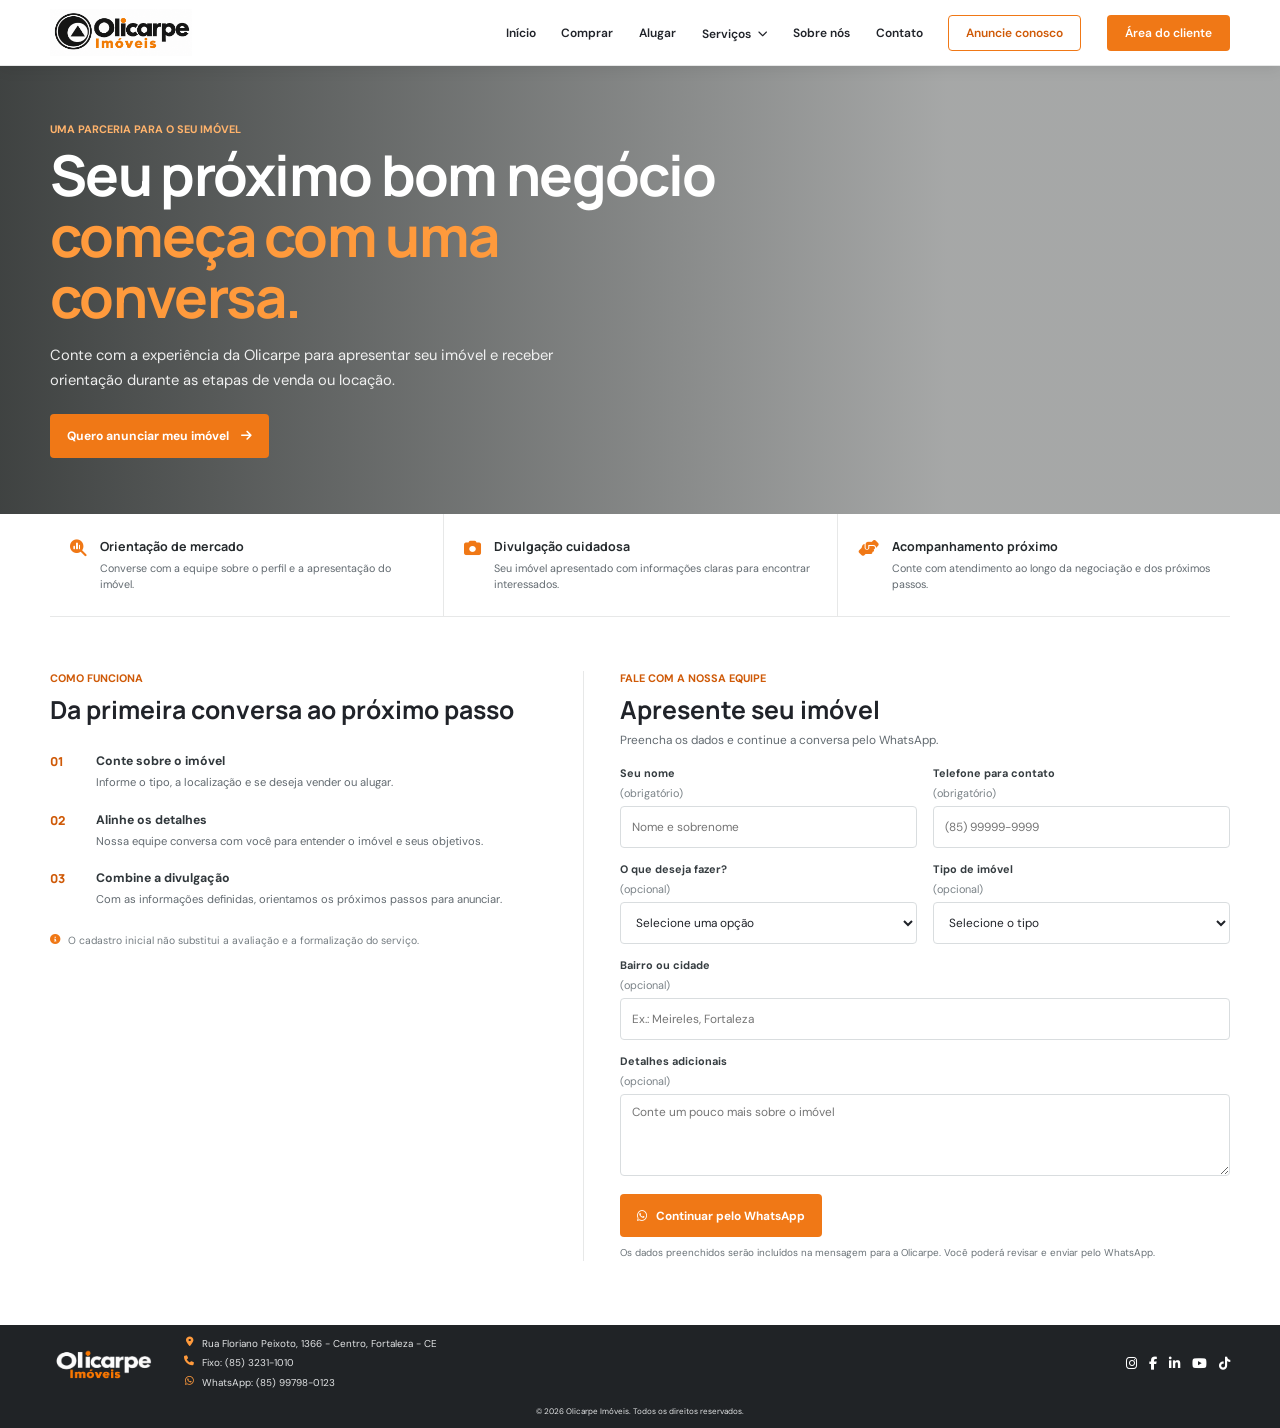
<file: anuncie.html>
<!DOCTYPE html>
<html lang="pt-BR">
<head>
    <meta charset="UTF-8">
    <meta name="viewport" content="width=device-width, initial-scale=1.0">
    <meta name="description" content="Anuncie seu imóvel com a Olicarpe e receba orientação para vender ou alugar com tranquilidade.">
    <title>Anuncie seu imóvel | Olicarpe Imóveis</title>
    <link rel="preconnect" href="https://fonts.googleapis.com">
    <link rel="preconnect" href="https://fonts.gstatic.com" crossorigin>
    <link href="https://fonts.googleapis.com/css2?family=DM+Sans:wght@400;500;600;700&family=Manrope:wght@700;800&display=swap" rel="stylesheet">
    <link rel="stylesheet" href="https://cdnjs.cloudflare.com/ajax/libs/font-awesome/6.7.2/css/all.min.css">
    <link rel="stylesheet" href="style.css">
</head>
<body>
    <header class="site-header">
        <div class="header-container">
            <a class="brand" href="index.html#inicio" aria-label="Página inicial da imobiliária">
                <img src="imgs/logo-flat-topo.png" alt="Logo da imobiliária">
            </a>
            <button class="menu-toggle" type="button" aria-label="Abrir menu" aria-expanded="false" aria-controls="main-navigation">
                <span></span><span></span><span></span>
            </button>
            <nav class="main-navigation" id="main-navigation" aria-label="Navegação principal">
                <a href="index.html#inicio">Início</a>
                <a href="index.html#destaques">Comprar</a>
                <a href="index.html#destaques">Alugar</a>
                <details class="services-dropdown">
                    <summary>Serviços <i class="fa-solid fa-chevron-down" aria-hidden="true"></i></summary>
                    <div class="services-submenu">
                        <a href="laudos-mercadologicos.html">Laudos mercadológicos</a>
                        <a href="vistorias.html">Vistorias</a>
                        <a href="indices.html">Índices de reajuste</a>
                        <a href="avaliacao-imoveis.html">Avaliação de imóveis</a>
                        <a href="intermediacao-locacao.html">Intermediação de locação</a>
                        <a href="assessoria-compra-venda.html">Assessoria em compra e venda</a>
                        <a href="documentacao-imobiliaria.html">Documentação imobiliária</a>
                    </div>
                </details>
                <a href="sobre.html">Sobre nós</a>
                <a href="index.html#contato">Contato</a>
                <a class="header-announce" href="#cadastro" aria-current="page">Anuncie conosco</a>
                <a class="header-contact" href="https://areacliente.olicarpeimoveis.com.br/" target="_blank" rel="noopener noreferrer">Área do cliente</a>
            </nav>
        </div>
    </header>

    <main class="owner-main">
        <section class="owner-hero" aria-labelledby="owner-title">
            <div class="owner-hero-content">
                <p class="owner-eyebrow">Uma parceria para o seu imóvel</p>
                <h1 id="owner-title">Seu próximo bom negócio <span>começa com uma conversa.</span></h1>
                <p>Conte com a experiência da Olicarpe para apresentar seu imóvel e receber orientação durante as etapas de venda ou locação.</p>
                <a class="owner-hero-link" href="#cadastro">Quero anunciar meu imóvel <i class="fa-solid fa-arrow-right" aria-hidden="true"></i></a>
            </div>
        </section>

        <section class="owner-benefits" aria-label="Apoio para anunciar seu imóvel">
            <div class="owner-benefit"><i class="fa-solid fa-magnifying-glass-chart" aria-hidden="true"></i><div><h2>Orientação de mercado</h2><p>Converse com a equipe sobre o perfil e a apresentação do imóvel.</p></div></div>
            <div class="owner-benefit"><i class="fa-solid fa-camera" aria-hidden="true"></i><div><h2>Divulgação cuidadosa</h2><p>Seu imóvel apresentado com informações claras para encontrar interessados.</p></div></div>
            <div class="owner-benefit"><i class="fa-solid fa-handshake-angle" aria-hidden="true"></i><div><h2>Acompanhamento próximo</h2><p>Conte com atendimento ao longo da negociação e dos próximos passos.</p></div></div>
        </section>

        <section class="owner-registration" id="cadastro" aria-labelledby="registration-title">
            <div class="owner-process">
                <p class="owner-eyebrow">Como funciona</p>
                <h2 id="registration-title">Da primeira conversa ao próximo passo</h2>
                <ol class="owner-steps">
                    <li><span>01</span><div><h3>Conte sobre o imóvel</h3><p>Informe o tipo, a localização e se deseja vender ou alugar.</p></div></li>
                    <li><span>02</span><div><h3>Alinhe os detalhes</h3><p>Nossa equipe conversa com você para entender o imóvel e seus objetivos.</p></div></li>
                    <li><span>03</span><div><h3>Combine a divulgação</h3><p>Com as informações definidas, orientamos os próximos passos para anunciar.</p></div></li>
                </ol>
                <p class="owner-process-note"><i class="fa-solid fa-circle-info" aria-hidden="true"></i> O cadastro inicial não substitui a avaliação e a formalização do serviço.</p>
            </div>

            <form class="owner-form" id="owner-lead-form">
                <p class="owner-eyebrow">Fale com a nossa equipe</p>
                <h2>Apresente seu imóvel</h2>
                <p class="owner-form-intro">Preencha os dados e continue a conversa pelo WhatsApp.</p>
                <div class="owner-form-grid">
                    <label class="owner-field" for="owner-name">Seu nome <span>(obrigatório)</span><input id="owner-name" name="name" type="text" autocomplete="name" placeholder="Nome e sobrenome" required></label>
                    <label class="owner-field" for="owner-phone">Telefone para contato <span>(obrigatório)</span><input id="owner-phone" name="phone" type="tel" autocomplete="tel" inputmode="tel" placeholder="(85) 99999-9999" required></label>
                    <label class="owner-field" for="owner-purpose">O que deseja fazer? <span>(opcional)</span>
                        <select id="owner-purpose" name="purpose">
                            <option value="" selected disabled>Selecione uma opção</option>
                            <option value="Alugar">Alugar</option>
                            <option value="Vender">Vender</option>
                            <option value="Avaliar as possibilidades">Ainda estou avaliando</option>
                        </select>
                    </label>
                    <label class="owner-field" for="owner-type">Tipo de imóvel <span>(opcional)</span>
                        <select id="owner-type" name="propertyType">
                            <option value="" selected disabled>Selecione o tipo</option>
                            <option>Apartamento</option><option>Casa</option><option>Sala comercial</option>
                            <option>Loja</option><option>Terreno</option><option>Outro</option>
                        </select>
                    </label>
                    <label class="owner-field owner-field-wide" for="owner-location">Bairro ou cidade <span>(opcional)</span><input id="owner-location" name="location" type="text" autocomplete="address-level2" placeholder="Ex.: Meireles, Fortaleza"></label>
                    <label class="owner-field owner-field-wide" for="owner-message">Detalhes adicionais <span>(opcional)</span><textarea id="owner-message" name="message" rows="3" placeholder="Conte um pouco mais sobre o imóvel"></textarea></label>
                </div>
                <button class="owner-submit" type="submit"><i class="fa-brands fa-whatsapp" aria-hidden="true"></i> Continuar pelo WhatsApp</button>
                <p class="owner-privacy">Os dados preenchidos serão incluídos na mensagem para a Olicarpe. Você poderá revisar e enviar pelo WhatsApp.</p>
                <p class="owner-form-status" id="owner-form-status" role="status" aria-live="polite"></p>
            </form>
        </section>
    </main>

    <footer class="site-footer">
        <a class="footer-brand" href="index.html#inicio"><img src="imgs/logo-flat-topo-branco.png" alt="Olicarpe Imóveis"></a>
        <div class="footer-contact">
            <address><i class="fa-solid fa-location-dot" aria-hidden="true"></i> Rua Floriano Peixoto, 1366 - Centro, Fortaleza - CE</address>
            <a href="tel:+558532311010"><i class="fa-solid fa-phone" aria-hidden="true"></i> Fixo: (85) 3231-1010</a>
            <a href="https://wa.me/5585997980123" target="_blank" rel="noopener noreferrer"><i class="fa-brands fa-whatsapp" aria-hidden="true"></i> WhatsApp: (85) 99798-0123</a>
        </div>
        <div class="footer-social" aria-label="Redes sociais">
            <a href="https://www.instagram.com/" aria-label="Instagram"><i class="fa-brands fa-instagram" aria-hidden="true"></i></a>
            <a href="https://www.facebook.com/" aria-label="Facebook"><i class="fa-brands fa-facebook-f" aria-hidden="true"></i></a>
            <a href="https://www.linkedin.com/" aria-label="LinkedIn"><i class="fa-brands fa-linkedin-in" aria-hidden="true"></i></a>
            <a href="https://www.youtube.com/" aria-label="YouTube"><i class="fa-brands fa-youtube" aria-hidden="true"></i></a>
            <a href="https://www.tiktok.com/" aria-label="TikTok"><i class="fa-brands fa-tiktok" aria-hidden="true"></i></a>
        </div>
        <small>&copy; 2026 Olicarpe Imóveis. Todos os direitos reservados.</small>
    </footer>

    <script src="js/anuncie.js" defer></script>
</body>
</html>
</file>
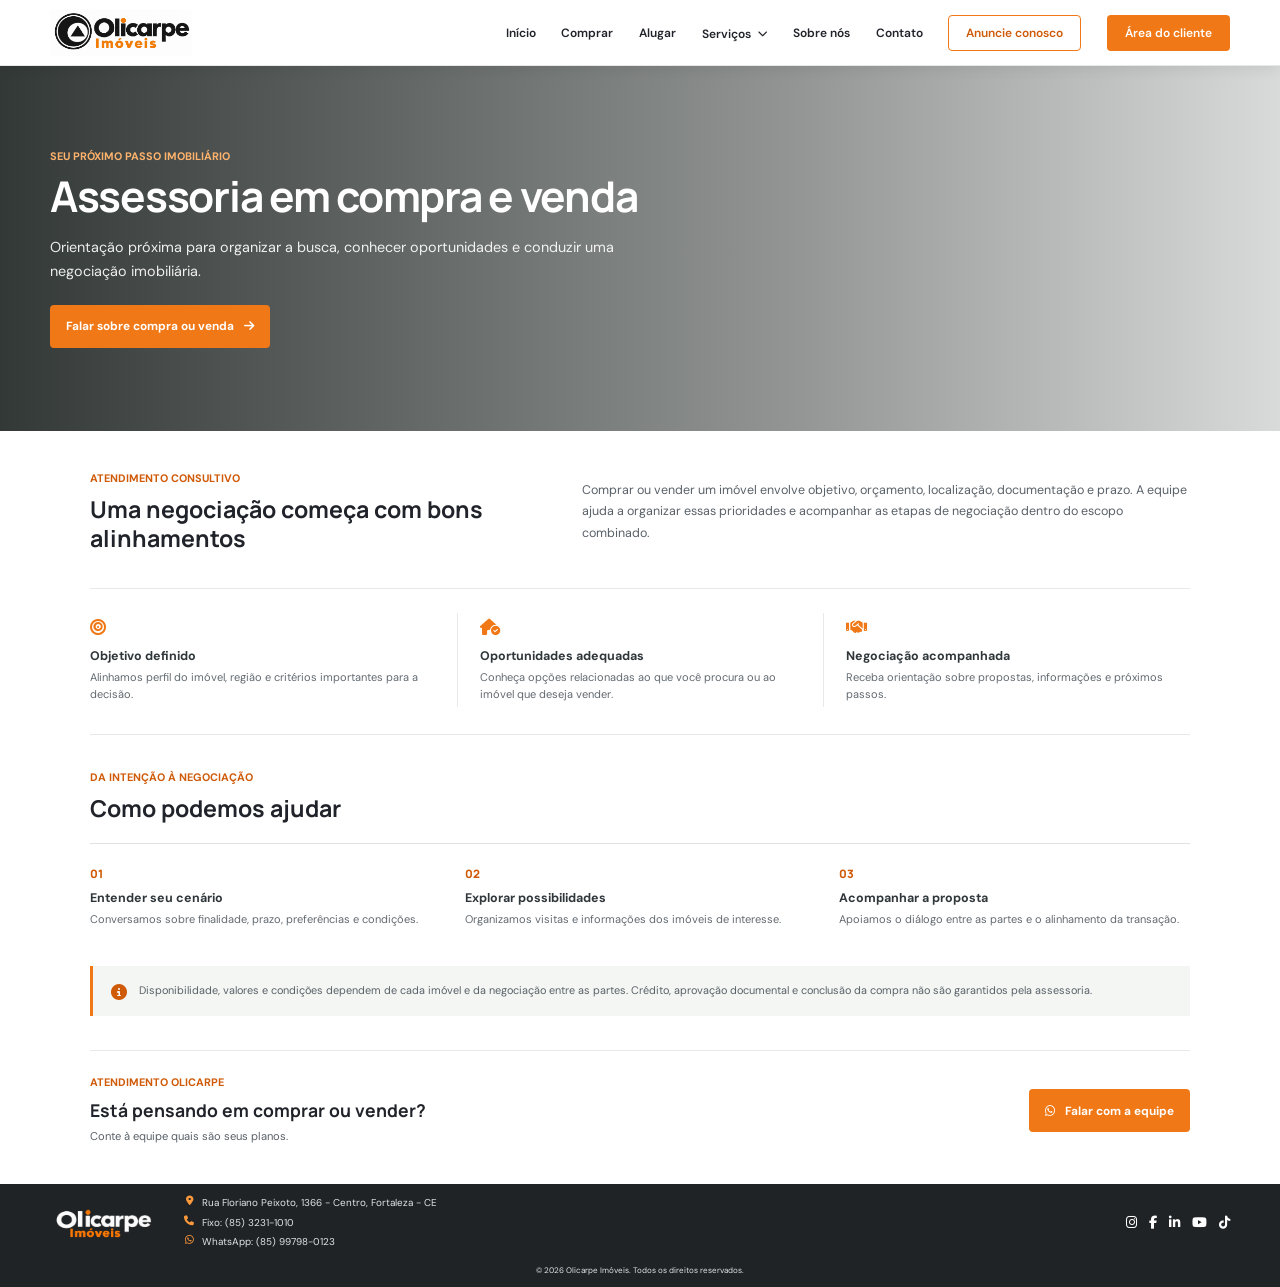
<file: assessoria-compra-venda.html>
<!DOCTYPE html>
<html lang="pt-BR">
<head>
    <meta charset="UTF-8"><meta name="viewport" content="width=device-width, initial-scale=1.0">
    <meta name="description" content="Conte com a Olicarpe para orientar sua jornada de compra ou venda de imóvel.">
    <title>Assessoria em compra e venda | Olicarpe Imóveis</title>
    <link rel="preconnect" href="https://fonts.googleapis.com"><link rel="preconnect" href="https://fonts.gstatic.com" crossorigin><link href="https://fonts.googleapis.com/css2?family=DM+Sans:wght@400;500;600;700&family=Manrope:wght@700;800&display=swap" rel="stylesheet"><link rel="stylesheet" href="https://cdnjs.cloudflare.com/ajax/libs/font-awesome/6.7.2/css/all.min.css"><link rel="stylesheet" href="style.css">
</head>
<body>
    <header class="site-header"><div class="header-container"><a class="brand" href="index.html#inicio" aria-label="Página inicial da imobiliária"><img src="imgs/logo-flat-topo.png" alt="Logo da imobiliária"></a><button class="menu-toggle" type="button" aria-label="Abrir menu" aria-expanded="false" aria-controls="main-navigation"><span></span><span></span><span></span></button><nav class="main-navigation" id="main-navigation" aria-label="Navegação principal">
        <a href="index.html#inicio">Início</a><a href="index.html#destaques">Comprar</a><a href="index.html#destaques">Alugar</a><details class="services-dropdown"><summary>Serviços <i class="fa-solid fa-chevron-down" aria-hidden="true"></i></summary><div class="services-submenu"><a href="laudos-mercadologicos.html">Laudos mercadológicos</a><a href="vistorias.html">Vistorias</a><a href="indices.html">Índices de reajuste</a><a href="avaliacao-imoveis.html">Avaliação de imóveis</a><a href="intermediacao-locacao.html">Intermediação de locação</a><a href="assessoria-compra-venda.html">Assessoria em compra e venda</a><a href="documentacao-imobiliaria.html">Documentação imobiliária</a></div></details><a href="sobre.html">Sobre nós</a><a href="index.html#contato">Contato</a><a class="header-announce" href="anuncie.html">Anuncie conosco</a><a class="header-contact" href="https://areacliente.olicarpeimoveis.com.br/" target="_blank" rel="noopener noreferrer">Área do cliente</a>
    </nav></div></header>
    <main class="service-detail-main">
        <section class="service-detail-hero service-hero--negociacao" aria-labelledby="service-title"><div class="service-hero-inner"><p class="service-eyebrow">Seu próximo passo imobiliário</p><h1 id="service-title">Assessoria em compra e venda</h1><p>Orientação próxima para organizar a busca, conhecer oportunidades e conduzir uma negociação imobiliária.</p><a class="service-hero-cta" href="https://wa.me/5585997980123?text=Ol%C3%A1%2C%20quero%20conversar%20sobre%20compra%20ou%20venda%20de%20im%C3%B3vel.">Falar sobre compra ou venda <i class="fa-solid fa-arrow-right" aria-hidden="true"></i></a></div></section>
        <div class="service-page-shell">
            <section class="service-overview" aria-labelledby="overview-title"><div><p class="service-eyebrow">Atendimento consultivo</p><h2 id="overview-title">Uma negociação começa com bons alinhamentos</h2></div><p>Comprar ou vender um imóvel envolve objetivo, orçamento, localização, documentação e prazo. A equipe ajuda a organizar essas prioridades e acompanhar as etapas de negociação dentro do escopo combinado.</p></section>
            <section class="service-points" aria-label="Apoio na compra e venda"><article><i class="fa-solid fa-bullseye" aria-hidden="true"></i><h3>Objetivo definido</h3><p>Alinhamos perfil do imóvel, região e critérios importantes para a decisão.</p></article><article><i class="fa-solid fa-house-circle-check" aria-hidden="true"></i><h3>Oportunidades adequadas</h3><p>Conheça opções relacionadas ao que você procura ou ao imóvel que deseja vender.</p></article><article><i class="fa-solid fa-handshake" aria-hidden="true"></i><h3>Negociação acompanhada</h3><p>Receba orientação sobre propostas, informações e próximos passos.</p></article></section>
            <section class="service-process" aria-labelledby="process-title"><p class="service-eyebrow">Da intenção à negociação</p><h2>Como podemos ajudar</h2><ol><li><span>01</span><h3>Entender seu cenário</h3><p>Conversamos sobre finalidade, prazo, preferências e condições.</p></li><li><span>02</span><h3>Explorar possibilidades</h3><p>Organizamos visitas e informações dos imóveis de interesse.</p></li><li><span>03</span><h3>Acompanhar a proposta</h3><p>Apoiamos o diálogo entre as partes e o alinhamento da transação.</p></li></ol></section>
            <aside class="service-note"><i class="fa-solid fa-circle-info" aria-hidden="true"></i><p>Disponibilidade, valores e condições dependem de cada imóvel e da negociação entre as partes. Crédito, aprovação documental e conclusão da compra não são garantidos pela assessoria.</p></aside>
            <section class="service-contact"><div><p class="service-eyebrow">Atendimento Olicarpe</p><h2>Está pensando em comprar ou vender?</h2><p>Conte à equipe quais são seus planos.</p></div><a href="https://wa.me/5585997980123?text=Ol%C3%A1%2C%20quero%20conversar%20sobre%20compra%20ou%20venda%20de%20im%C3%B3vel."><i class="fa-brands fa-whatsapp" aria-hidden="true"></i> Falar com a equipe</a></section>
        </div>
    </main>
    <footer class="site-footer"><a class="footer-brand" href="index.html#inicio"><img src="imgs/logo-flat-topo-branco.png" alt="Olicarpe Imóveis"></a><div class="footer-contact"><address><i class="fa-solid fa-location-dot" aria-hidden="true"></i> Rua Floriano Peixoto, 1366 - Centro, Fortaleza - CE</address><a href="tel:+558532311010"><i class="fa-solid fa-phone" aria-hidden="true"></i> Fixo: (85) 3231-1010</a><a href="https://wa.me/5585997980123"><i class="fa-brands fa-whatsapp" aria-hidden="true"></i> WhatsApp: (85) 99798-0123</a></div><div class="footer-social" aria-label="Redes sociais"><a href="https://www.instagram.com/" aria-label="Instagram"><i class="fa-brands fa-instagram" aria-hidden="true"></i></a><a href="https://www.facebook.com/" aria-label="Facebook"><i class="fa-brands fa-facebook-f" aria-hidden="true"></i></a><a href="https://www.linkedin.com/" aria-label="LinkedIn"><i class="fa-brands fa-linkedin-in" aria-hidden="true"></i></a><a href="https://www.youtube.com/" aria-label="YouTube"><i class="fa-brands fa-youtube" aria-hidden="true"></i></a><a href="https://www.tiktok.com/" aria-label="TikTok"><i class="fa-brands fa-tiktok" aria-hidden="true"></i></a></div><small>&copy; 2026 Olicarpe Imóveis. Todos os direitos reservados.</small></footer><script src="js/servicos.js" defer></script>
</body>
</html>
</file>
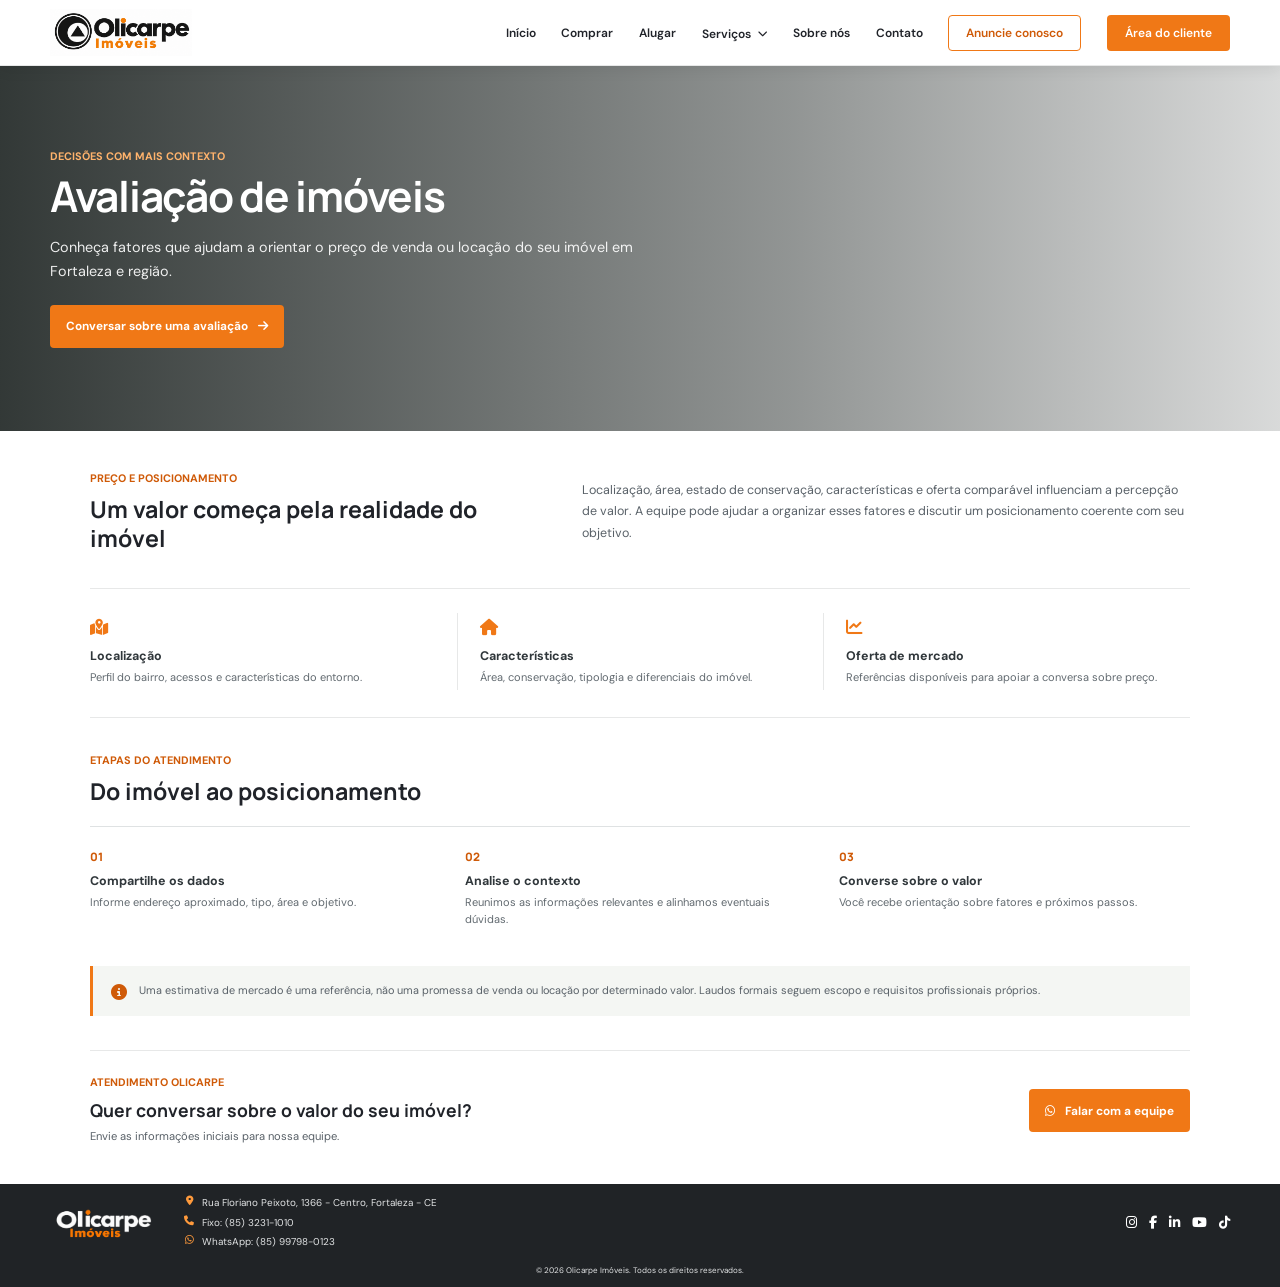
<file: avaliacao-imoveis.html>
<!DOCTYPE html>
<html lang="pt-BR">
<head>
    <meta charset="UTF-8"><meta name="viewport" content="width=device-width, initial-scale=1.0">
    <meta name="description" content="Converse com a Olicarpe sobre a avaliação de preço de venda ou locação do seu imóvel.">
    <title>Avaliação de imóveis | Olicarpe Imóveis</title>
    <link rel="preconnect" href="https://fonts.googleapis.com"><link rel="preconnect" href="https://fonts.gstatic.com" crossorigin><link href="https://fonts.googleapis.com/css2?family=DM+Sans:wght@400;500;600;700&family=Manrope:wght@700;800&display=swap" rel="stylesheet"><link rel="stylesheet" href="https://cdnjs.cloudflare.com/ajax/libs/font-awesome/6.7.2/css/all.min.css"><link rel="stylesheet" href="style.css">
</head>
<body>
    <header class="site-header"><div class="header-container"><a class="brand" href="index.html#inicio" aria-label="Página inicial da imobiliária"><img src="imgs/logo-flat-topo.png" alt="Logo da imobiliária"></a><button class="menu-toggle" type="button" aria-label="Abrir menu" aria-expanded="false" aria-controls="main-navigation"><span></span><span></span><span></span></button><nav class="main-navigation" id="main-navigation" aria-label="Navegação principal">
        <a href="index.html#inicio">Início</a><a href="index.html#destaques">Comprar</a><a href="index.html#destaques">Alugar</a><details class="services-dropdown"><summary>Serviços <i class="fa-solid fa-chevron-down" aria-hidden="true"></i></summary><div class="services-submenu"><a href="laudos-mercadologicos.html">Laudos mercadológicos</a><a href="vistorias.html">Vistorias</a><a href="indices.html">Índices de reajuste</a><a href="avaliacao-imoveis.html">Avaliação de imóveis</a><a href="intermediacao-locacao.html">Intermediação de locação</a><a href="assessoria-compra-venda.html">Assessoria em compra e venda</a><a href="documentacao-imobiliaria.html">Documentação imobiliária</a></div></details><a href="sobre.html">Sobre nós</a><a href="index.html#contato">Contato</a><a class="header-announce" href="anuncie.html">Anuncie conosco</a><a class="header-contact" href="https://areacliente.olicarpeimoveis.com.br/" target="_blank" rel="noopener noreferrer">Área do cliente</a>
    </nav></div></header>
    <main class="service-detail-main">
        <section class="service-detail-hero service-hero--avaliacao" aria-labelledby="service-title"><div class="service-hero-inner"><p class="service-eyebrow">Decisões com mais contexto</p><h1 id="service-title">Avaliação de imóveis</h1><p>Conheça fatores que ajudam a orientar o preço de venda ou locação do seu imóvel em Fortaleza e região.</p><a class="service-hero-cta" href="https://wa.me/5585997980123?text=Ol%C3%A1%2C%20quero%20conversar%20sobre%20a%20avalia%C3%A7%C3%A3o%20de%20um%20im%C3%B3vel.">Conversar sobre uma avaliação <i class="fa-solid fa-arrow-right" aria-hidden="true"></i></a></div></section>
        <div class="service-page-shell">
            <section class="service-overview" aria-labelledby="overview-title"><div><p class="service-eyebrow">Preço e posicionamento</p><h2 id="overview-title">Um valor começa pela realidade do imóvel</h2></div><p>Localização, área, estado de conservação, características e oferta comparável influenciam a percepção de valor. A equipe pode ajudar a organizar esses fatores e discutir um posicionamento coerente com seu objetivo.</p></section>
            <section class="service-points" aria-label="Fatores considerados na avaliação"><article><i class="fa-solid fa-map-location-dot" aria-hidden="true"></i><h3>Localização</h3><p>Perfil do bairro, acessos e características do entorno.</p></article><article><i class="fa-solid fa-house" aria-hidden="true"></i><h3>Características</h3><p>Área, conservação, tipologia e diferenciais do imóvel.</p></article><article><i class="fa-solid fa-chart-line" aria-hidden="true"></i><h3>Oferta de mercado</h3><p>Referências disponíveis para apoiar a conversa sobre preço.</p></article></section>
            <section class="service-process" aria-labelledby="process-title"><p class="service-eyebrow">Etapas do atendimento</p><h2>Do imóvel ao posicionamento</h2><ol><li><span>01</span><h3>Compartilhe os dados</h3><p>Informe endereço aproximado, tipo, área e objetivo.</p></li><li><span>02</span><h3>Analise o contexto</h3><p>Reunimos as informações relevantes e alinhamos eventuais dúvidas.</p></li><li><span>03</span><h3>Converse sobre o valor</h3><p>Você recebe orientação sobre fatores e próximos passos.</p></li></ol></section>
            <aside class="service-note"><i class="fa-solid fa-circle-info" aria-hidden="true"></i><p>Uma estimativa de mercado é uma referência, não uma promessa de venda ou locação por determinado valor. Laudos formais seguem escopo e requisitos profissionais próprios.</p></aside>
            <section class="service-contact"><div><p class="service-eyebrow">Atendimento Olicarpe</p><h2>Quer conversar sobre o valor do seu imóvel?</h2><p>Envie as informações iniciais para nossa equipe.</p></div><a href="https://wa.me/5585997980123?text=Ol%C3%A1%2C%20quero%20conversar%20sobre%20a%20avalia%C3%A7%C3%A3o%20de%20um%20im%C3%B3vel."><i class="fa-brands fa-whatsapp" aria-hidden="true"></i> Falar com a equipe</a></section>
        </div>
    </main>
    <footer class="site-footer"><a class="footer-brand" href="index.html#inicio"><img src="imgs/logo-flat-topo-branco.png" alt="Olicarpe Imóveis"></a><div class="footer-contact"><address><i class="fa-solid fa-location-dot" aria-hidden="true"></i> Rua Floriano Peixoto, 1366 - Centro, Fortaleza - CE</address><a href="tel:+558532311010"><i class="fa-solid fa-phone" aria-hidden="true"></i> Fixo: (85) 3231-1010</a><a href="https://wa.me/5585997980123"><i class="fa-brands fa-whatsapp" aria-hidden="true"></i> WhatsApp: (85) 99798-0123</a></div><div class="footer-social" aria-label="Redes sociais"><a href="https://www.instagram.com/" aria-label="Instagram"><i class="fa-brands fa-instagram" aria-hidden="true"></i></a><a href="https://www.facebook.com/" aria-label="Facebook"><i class="fa-brands fa-facebook-f" aria-hidden="true"></i></a><a href="https://www.linkedin.com/" aria-label="LinkedIn"><i class="fa-brands fa-linkedin-in" aria-hidden="true"></i></a><a href="https://www.youtube.com/" aria-label="YouTube"><i class="fa-brands fa-youtube" aria-hidden="true"></i></a><a href="https://www.tiktok.com/" aria-label="TikTok"><i class="fa-brands fa-tiktok" aria-hidden="true"></i></a></div><small>&copy; 2026 Olicarpe Imóveis. Todos os direitos reservados.</small></footer><script src="js/servicos.js" defer></script>
</body>
</html>
</file>
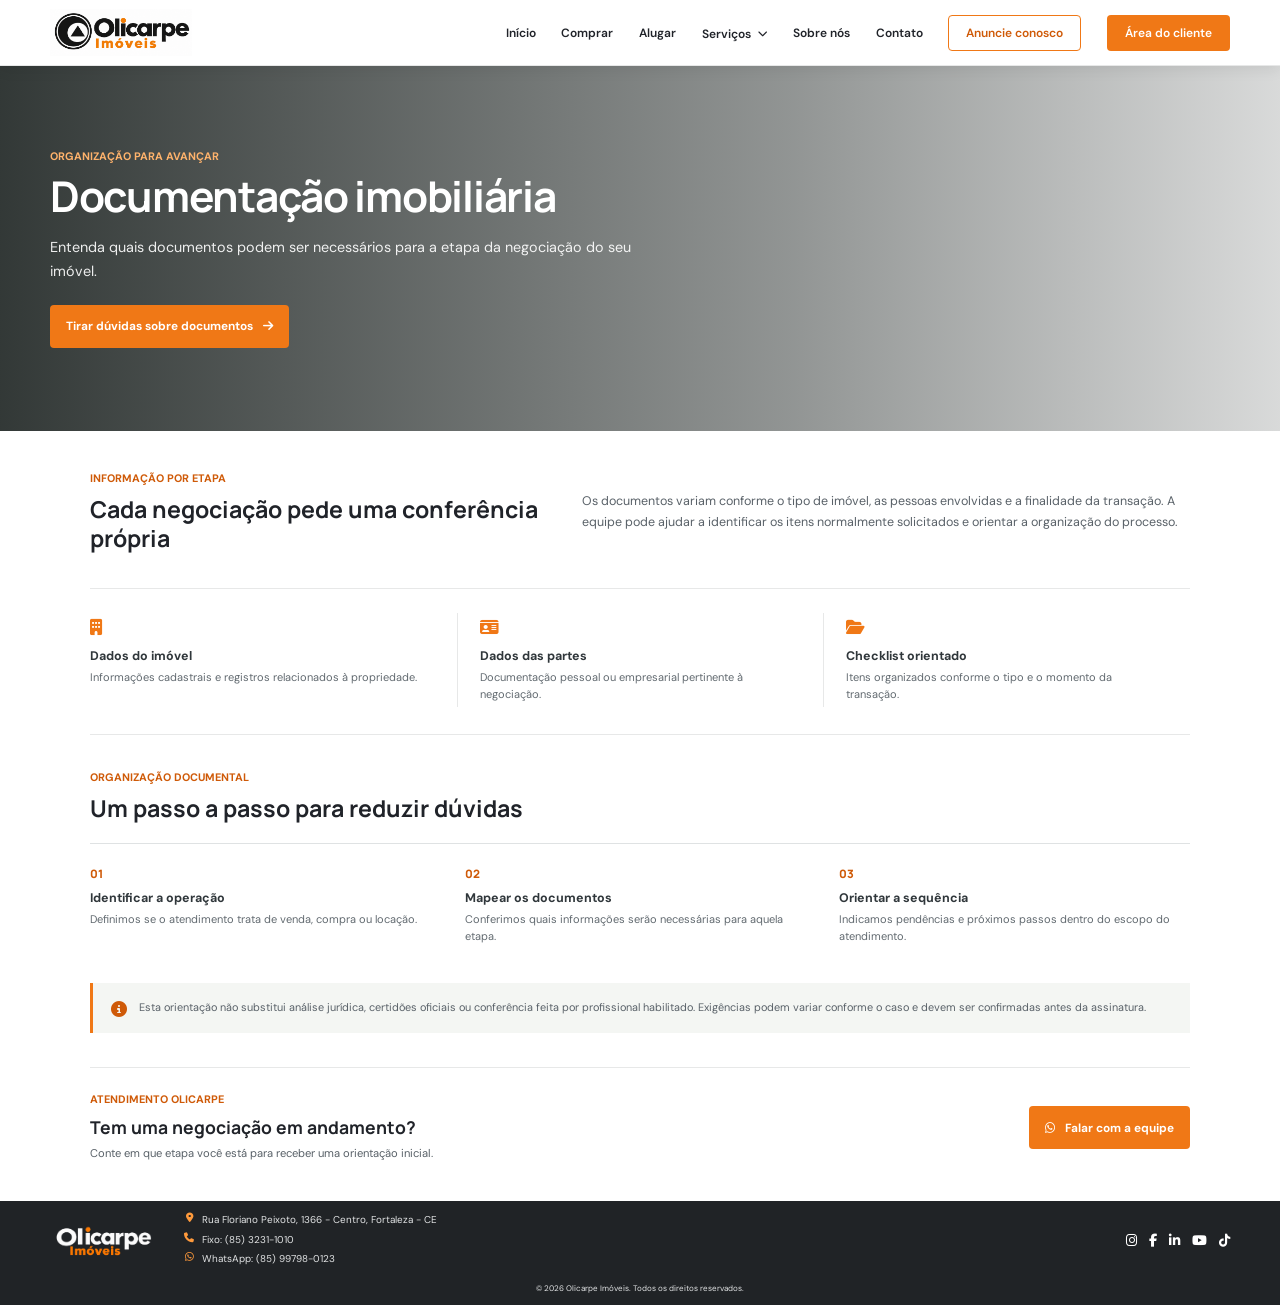
<file: documentacao-imobiliaria.html>
<!DOCTYPE html>
<html lang="pt-BR">
<head>
    <meta charset="UTF-8"><meta name="viewport" content="width=device-width, initial-scale=1.0">
    <meta name="description" content="Orientação para organizar a documentação de uma negociação imobiliária com a Olicarpe.">
    <title>Documentação imobiliária | Olicarpe Imóveis</title>
    <link rel="preconnect" href="https://fonts.googleapis.com"><link rel="preconnect" href="https://fonts.gstatic.com" crossorigin><link href="https://fonts.googleapis.com/css2?family=DM+Sans:wght@400;500;600;700&family=Manrope:wght@700;800&display=swap" rel="stylesheet"><link rel="stylesheet" href="https://cdnjs.cloudflare.com/ajax/libs/font-awesome/6.7.2/css/all.min.css"><link rel="stylesheet" href="style.css">
</head>
<body>
    <header class="site-header"><div class="header-container"><a class="brand" href="index.html#inicio" aria-label="Página inicial da imobiliária"><img src="imgs/logo-flat-topo.png" alt="Logo da imobiliária"></a><button class="menu-toggle" type="button" aria-label="Abrir menu" aria-expanded="false" aria-controls="main-navigation"><span></span><span></span><span></span></button><nav class="main-navigation" id="main-navigation" aria-label="Navegação principal">
        <a href="index.html#inicio">Início</a><a href="index.html#destaques">Comprar</a><a href="index.html#destaques">Alugar</a><details class="services-dropdown"><summary>Serviços <i class="fa-solid fa-chevron-down" aria-hidden="true"></i></summary><div class="services-submenu"><a href="laudos-mercadologicos.html">Laudos mercadológicos</a><a href="vistorias.html">Vistorias</a><a href="indices.html">Índices de reajuste</a><a href="avaliacao-imoveis.html">Avaliação de imóveis</a><a href="intermediacao-locacao.html">Intermediação de locação</a><a href="assessoria-compra-venda.html">Assessoria em compra e venda</a><a href="documentacao-imobiliaria.html">Documentação imobiliária</a></div></details><a href="sobre.html">Sobre nós</a><a href="index.html#contato">Contato</a><a class="header-announce" href="anuncie.html">Anuncie conosco</a><a class="header-contact" href="https://areacliente.olicarpeimoveis.com.br/" target="_blank" rel="noopener noreferrer">Área do cliente</a>
    </nav></div></header>
    <main class="service-detail-main">
        <section class="service-detail-hero service-hero--documentos" aria-labelledby="service-title"><div class="service-hero-inner"><p class="service-eyebrow">Organização para avançar</p><h1 id="service-title">Documentação imobiliária</h1><p>Entenda quais documentos podem ser necessários para a etapa da negociação do seu imóvel.</p><a class="service-hero-cta" href="https://wa.me/5585997980123?text=Ol%C3%A1%2C%20quero%20orienta%C3%A7%C3%A3o%20sobre%20documenta%C3%A7%C3%A3o%20imobili%C3%A1ria.">Tirar dúvidas sobre documentos <i class="fa-solid fa-arrow-right" aria-hidden="true"></i></a></div></section>
        <div class="service-page-shell">
            <section class="service-overview" aria-labelledby="overview-title"><div><p class="service-eyebrow">Informação por etapa</p><h2 id="overview-title">Cada negociação pede uma conferência própria</h2></div><p>Os documentos variam conforme o tipo de imóvel, as pessoas envolvidas e a finalidade da transação. A equipe pode ajudar a identificar os itens normalmente solicitados e orientar a organização do processo.</p></section>
            <section class="service-points" aria-label="Organização documental"><article><i class="fa-solid fa-building" aria-hidden="true"></i><h3>Dados do imóvel</h3><p>Informações cadastrais e registros relacionados à propriedade.</p></article><article><i class="fa-solid fa-id-card" aria-hidden="true"></i><h3>Dados das partes</h3><p>Documentação pessoal ou empresarial pertinente à negociação.</p></article><article><i class="fa-solid fa-folder-open" aria-hidden="true"></i><h3>Checklist orientado</h3><p>Itens organizados conforme o tipo e o momento da transação.</p></article></section>
            <section class="service-process" aria-labelledby="process-title"><p class="service-eyebrow">Organização documental</p><h2>Um passo a passo para reduzir dúvidas</h2><ol><li><span>01</span><h3>Identificar a operação</h3><p>Definimos se o atendimento trata de venda, compra ou locação.</p></li><li><span>02</span><h3>Mapear os documentos</h3><p>Conferimos quais informações serão necessárias para aquela etapa.</p></li><li><span>03</span><h3>Orientar a sequência</h3><p>Indicamos pendências e próximos passos dentro do escopo do atendimento.</p></li></ol></section>
            <aside class="service-note"><i class="fa-solid fa-circle-info" aria-hidden="true"></i><p>Esta orientação não substitui análise jurídica, certidões oficiais ou conferência feita por profissional habilitado. Exigências podem variar conforme o caso e devem ser confirmadas antes da assinatura.</p></aside>
            <section class="service-contact"><div><p class="service-eyebrow">Atendimento Olicarpe</p><h2>Tem uma negociação em andamento?</h2><p>Conte em que etapa você está para receber uma orientação inicial.</p></div><a href="https://wa.me/5585997980123?text=Ol%C3%A1%2C%20quero%20orienta%C3%A7%C3%A3o%20sobre%20documenta%C3%A7%C3%A3o%20imobili%C3%A1ria."><i class="fa-brands fa-whatsapp" aria-hidden="true"></i> Falar com a equipe</a></section>
        </div>
    </main>
    <footer class="site-footer"><a class="footer-brand" href="index.html#inicio"><img src="imgs/logo-flat-topo-branco.png" alt="Olicarpe Imóveis"></a><div class="footer-contact"><address><i class="fa-solid fa-location-dot" aria-hidden="true"></i> Rua Floriano Peixoto, 1366 - Centro, Fortaleza - CE</address><a href="tel:+558532311010"><i class="fa-solid fa-phone" aria-hidden="true"></i> Fixo: (85) 3231-1010</a><a href="https://wa.me/5585997980123"><i class="fa-brands fa-whatsapp" aria-hidden="true"></i> WhatsApp: (85) 99798-0123</a></div><div class="footer-social" aria-label="Redes sociais"><a href="https://www.instagram.com/" aria-label="Instagram"><i class="fa-brands fa-instagram" aria-hidden="true"></i></a><a href="https://www.facebook.com/" aria-label="Facebook"><i class="fa-brands fa-facebook-f" aria-hidden="true"></i></a><a href="https://www.linkedin.com/" aria-label="LinkedIn"><i class="fa-brands fa-linkedin-in" aria-hidden="true"></i></a><a href="https://www.youtube.com/" aria-label="YouTube"><i class="fa-brands fa-youtube" aria-hidden="true"></i></a><a href="https://www.tiktok.com/" aria-label="TikTok"><i class="fa-brands fa-tiktok" aria-hidden="true"></i></a></div><small>&copy; 2026 Olicarpe Imóveis. Todos os direitos reservados.</small></footer><script src="js/servicos.js" defer></script>
</body>
</html>
</file>
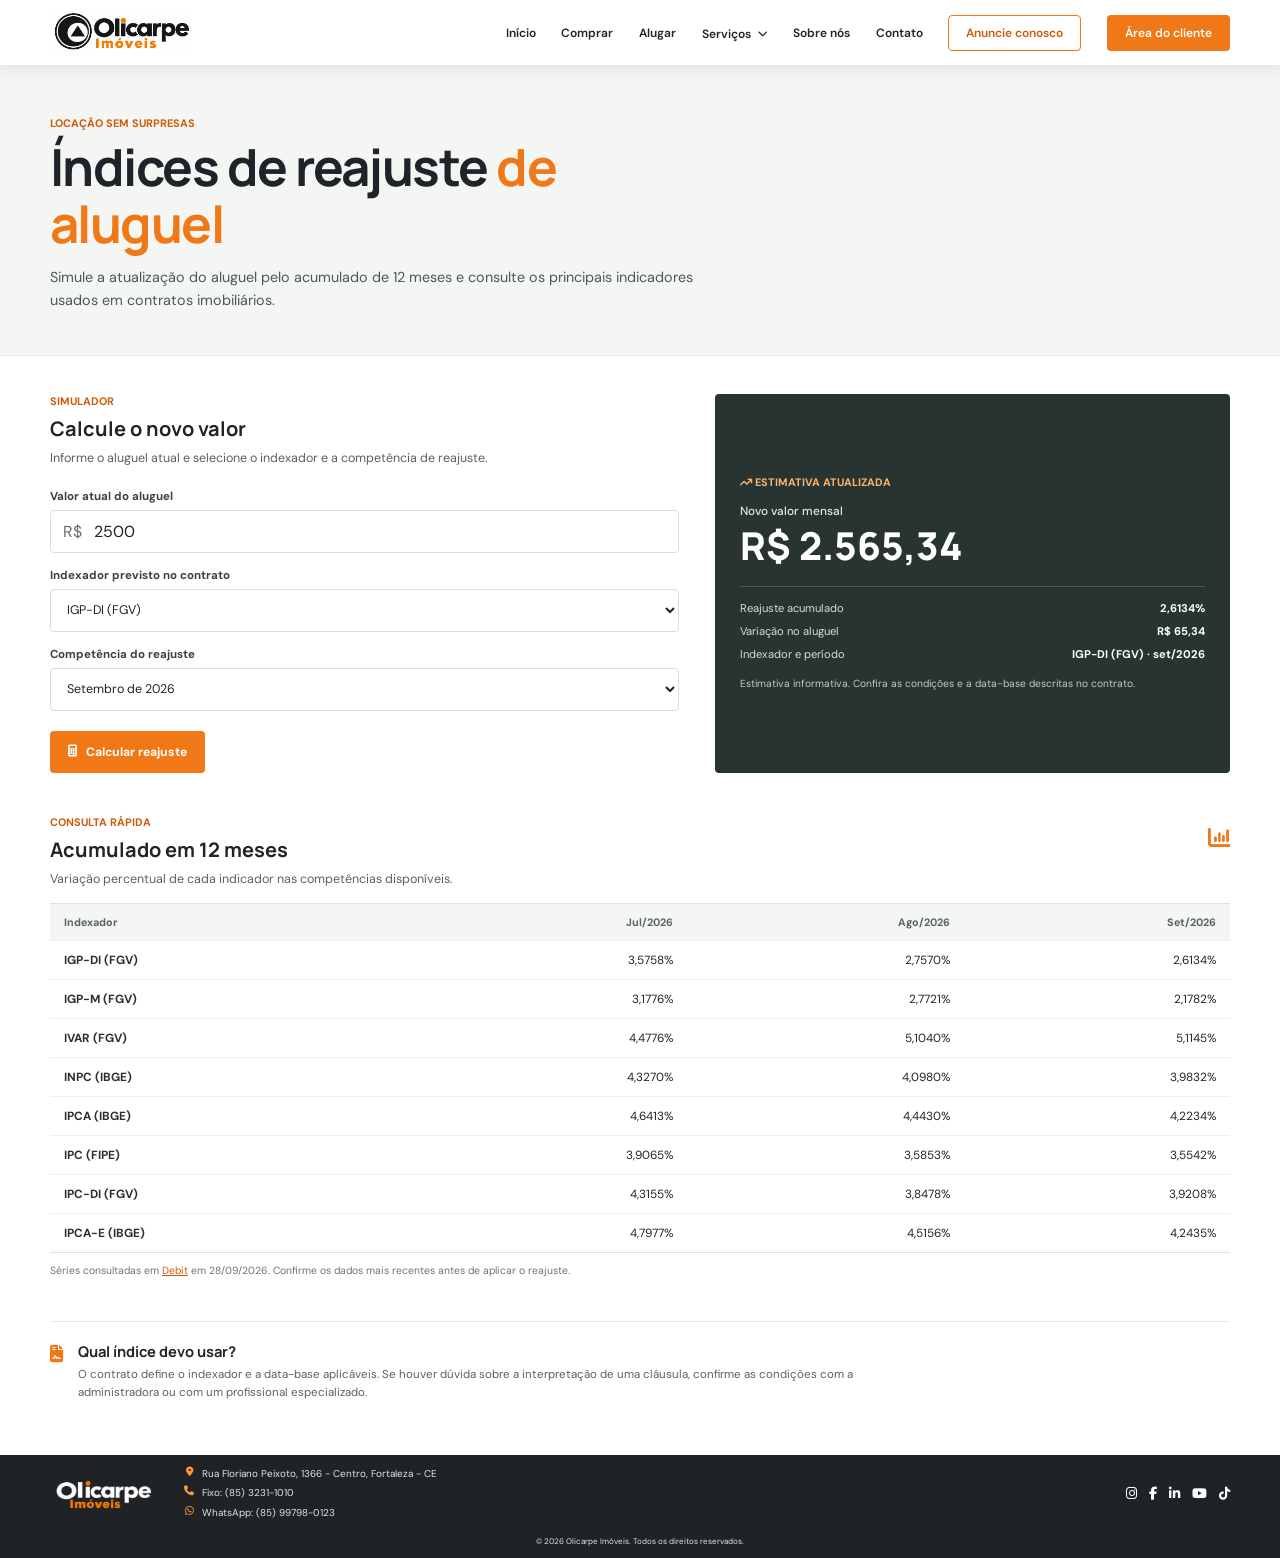
<file: indices.html>
<!DOCTYPE html>
<html lang="pt-BR">
<head>
    <meta charset="UTF-8">
    <meta name="viewport" content="width=device-width, initial-scale=1.0">
    <meta name="description" content="Consulte índices de reajuste de aluguel e estime o novo valor do seu contrato.">
    <title>Índices de reajuste de aluguel | Olicarpe Imóveis</title>
    <link rel="preconnect" href="https://fonts.googleapis.com">
    <link rel="preconnect" href="https://fonts.gstatic.com" crossorigin>
    <link href="https://fonts.googleapis.com/css2?family=DM+Sans:wght@400;500;600;700&family=Manrope:wght@700;800&display=swap" rel="stylesheet">
    <link rel="stylesheet" href="https://cdnjs.cloudflare.com/ajax/libs/font-awesome/6.7.2/css/all.min.css">
    <link rel="stylesheet" href="style.css">
</head>
<body>
    <header class="site-header">
        <div class="header-container">
            <a class="brand" href="index.html" aria-label="Página inicial da imobiliária">
                <img src="imgs/logo-flat-topo.png" alt="Logo da imobiliária">
            </a>
            <button class="menu-toggle" type="button" aria-label="Abrir menu" aria-expanded="false" aria-controls="main-navigation">
                <span></span><span></span><span></span>
            </button>
            <nav class="main-navigation" id="main-navigation" aria-label="Navegação principal">
                <a href="index.html#inicio">Início</a>
                <a href="index.html#destaques">Comprar</a>
                <a href="index.html#destaques">Alugar</a>
                <details class="services-dropdown">
                    <summary>Serviços <i class="fa-solid fa-chevron-down" aria-hidden="true"></i></summary>
                    <div class="services-submenu">
                        <a href="laudos-mercadologicos.html">Laudos mercadológicos</a>
                        <a href="vistorias.html">Vistorias</a>
                        <a href="indices.html">Índices de reajuste</a>
                        <a href="avaliacao-imoveis.html">Avaliação de imóveis</a>
                        <a href="intermediacao-locacao.html">Intermediação de locação</a>
                        <a href="assessoria-compra-venda.html">Assessoria em compra e venda</a>
                        <a href="documentacao-imobiliaria.html">Documentação imobiliária</a>
                    </div>
                </details>
                <a href="sobre.html">Sobre nós</a>
                <a href="index.html#contato">Contato</a>
                <a class="header-announce" href="https://www.olicarpeimoveis.com.br/cadastro-de-imoveis" target="_blank" rel="noopener noreferrer">Anuncie conosco</a>
                <a class="header-contact" href="https://areacliente.olicarpeimoveis.com.br/" target="_blank" rel="noopener noreferrer">Área do cliente</a>
            </nav>
        </div>
    </header>

    <main class="indices-main">
        <section class="indices-hero" aria-labelledby="indices-title">
            <div class="indices-shell">
                <p class="indices-eyebrow">Locação sem surpresas</p>
                <h1 id="indices-title">Índices de reajuste <span>de aluguel</span></h1>
                <p>Simule a atualização do aluguel pelo acumulado de 12 meses e consulte os principais indicadores usados em contratos imobiliários.</p>
            </div>
        </section>

        <div class="indices-shell indices-content">
            <section class="rent-tool" aria-labelledby="calculator-title">
                <form class="rent-form" id="rent-calculator">
                    <p class="indices-eyebrow">Simulador</p>
                    <h2 id="calculator-title">Calcule o novo valor</h2>
                    <p class="tool-intro">Informe o aluguel atual e selecione o indexador e a competência de reajuste.</p>
                    <label for="rent-value">Valor atual do aluguel</label>
                    <div class="currency-input"><span aria-hidden="true">R$</span><input id="rent-value" name="rent-value" type="number" min="0.01" step="0.01" value="2500" required></div>
                    <label for="index-choice">Indexador previsto no contrato</label>
                    <select id="index-choice" name="index-choice"></select>
                    <label for="period-choice">Competência do reajuste</label>
                    <select id="period-choice" name="period-choice">
                        <option value="2026-09">Setembro de 2026</option>
                        <option value="2026-08">Agosto de 2026</option>
                        <option value="2026-07">Julho de 2026</option>
                    </select>
                    <button class="indices-button" type="submit"><i class="fa-solid fa-calculator" aria-hidden="true"></i> Calcular reajuste</button>
                </form>

                <section class="rent-result" aria-labelledby="result-title" aria-live="polite">
                    <p class="result-kicker"><i class="fa-solid fa-arrow-trend-up" aria-hidden="true"></i> Estimativa atualizada</p>
                    <h2 id="result-title">Novo valor mensal</h2>
                    <output id="adjusted-rent" for="rent-value index-choice period-choice">R$ 2.565,34</output>
                    <dl class="result-details">
                        <div><dt>Reajuste acumulado</dt><dd id="result-rate">2,6134%</dd></div>
                        <div><dt>Variação no aluguel</dt><dd id="result-change">R$ 65,34</dd></div>
                        <div><dt>Indexador e período</dt><dd id="result-period">IGP-DI (FGV) · set/2026</dd></div>
                    </dl>
                    <p class="result-note">Estimativa informativa. Confira as condições e a data-base descritas no contrato.</p>
                </section>
            </section>

            <section class="index-data" aria-labelledby="table-title">
                <div class="index-heading">
                    <div>
                        <p class="indices-eyebrow">Consulta rápida</p>
                        <h2 id="table-title">Acumulado em 12 meses</h2>
                    </div>
                    <i class="fa-solid fa-chart-column" aria-hidden="true"></i>
                </div>
                <p class="table-intro">Variação percentual de cada indicador nas competências disponíveis.</p>
                <div class="table-scroll" tabindex="0" role="region" aria-label="Tabela de índices acumulados em 12 meses">
                    <table class="index-table">
                        <thead><tr><th scope="col">Indexador</th><th scope="col">Jul/2026</th><th scope="col">Ago/2026</th><th scope="col">Set/2026</th></tr></thead>
                        <tbody id="index-table-body"></tbody>
                    </table>
                </div>
                <p class="data-source">Séries consultadas em <a href="https://www.debit.com.br/tabelas/reajuste-aluguel" target="_blank" rel="noopener noreferrer">Debit</a> em 28/09/2026. Confirme os dados mais recentes antes de aplicar o reajuste.</p>
            </section>

            <aside class="contract-note">
                <i class="fa-solid fa-file-contract" aria-hidden="true"></i>
                <div><h2>Qual índice devo usar?</h2><p>O contrato define o indexador e a data-base aplicáveis. Se houver dúvida sobre a interpretação de uma cláusula, confirme as condições com a administradora ou com um profissional especializado.</p></div>
            </aside>
        </div>
    </main>

    <footer class="site-footer">
        <a class="footer-brand" href="index.html#inicio"><img src="imgs/logo-flat-topo-branco.png" alt="Olicarpe Imóveis"></a>
        <div class="footer-contact">
            <address><i class="fa-solid fa-location-dot" aria-hidden="true"></i> Rua Floriano Peixoto, 1366 - Centro, Fortaleza - CE</address>
            <a href="tel:+558532311010"><i class="fa-solid fa-phone" aria-hidden="true"></i> Fixo: (85) 3231-1010</a>
            <a href="https://wa.me/5585997980123" target="_blank" rel="noopener noreferrer"><i class="fa-brands fa-whatsapp" aria-hidden="true"></i> WhatsApp: (85) 99798-0123</a>
        </div>
        <div class="footer-social" aria-label="Redes sociais">
            <a href="https://www.instagram.com/" aria-label="Instagram"><i class="fa-brands fa-instagram" aria-hidden="true"></i></a>
            <a href="https://www.facebook.com/" aria-label="Facebook"><i class="fa-brands fa-facebook-f" aria-hidden="true"></i></a>
            <a href="https://www.linkedin.com/" aria-label="LinkedIn"><i class="fa-brands fa-linkedin-in" aria-hidden="true"></i></a>
            <a href="https://www.youtube.com/" aria-label="YouTube"><i class="fa-brands fa-youtube" aria-hidden="true"></i></a>
            <a href="https://www.tiktok.com/" aria-label="TikTok"><i class="fa-brands fa-tiktok" aria-hidden="true"></i></a>
        </div>
        <small>&copy; 2026 Olicarpe Imóveis. Todos os direitos reservados.</small>
    </footer>

    <script src="js/indices.js" defer></script>
</body>
</html>
</file>
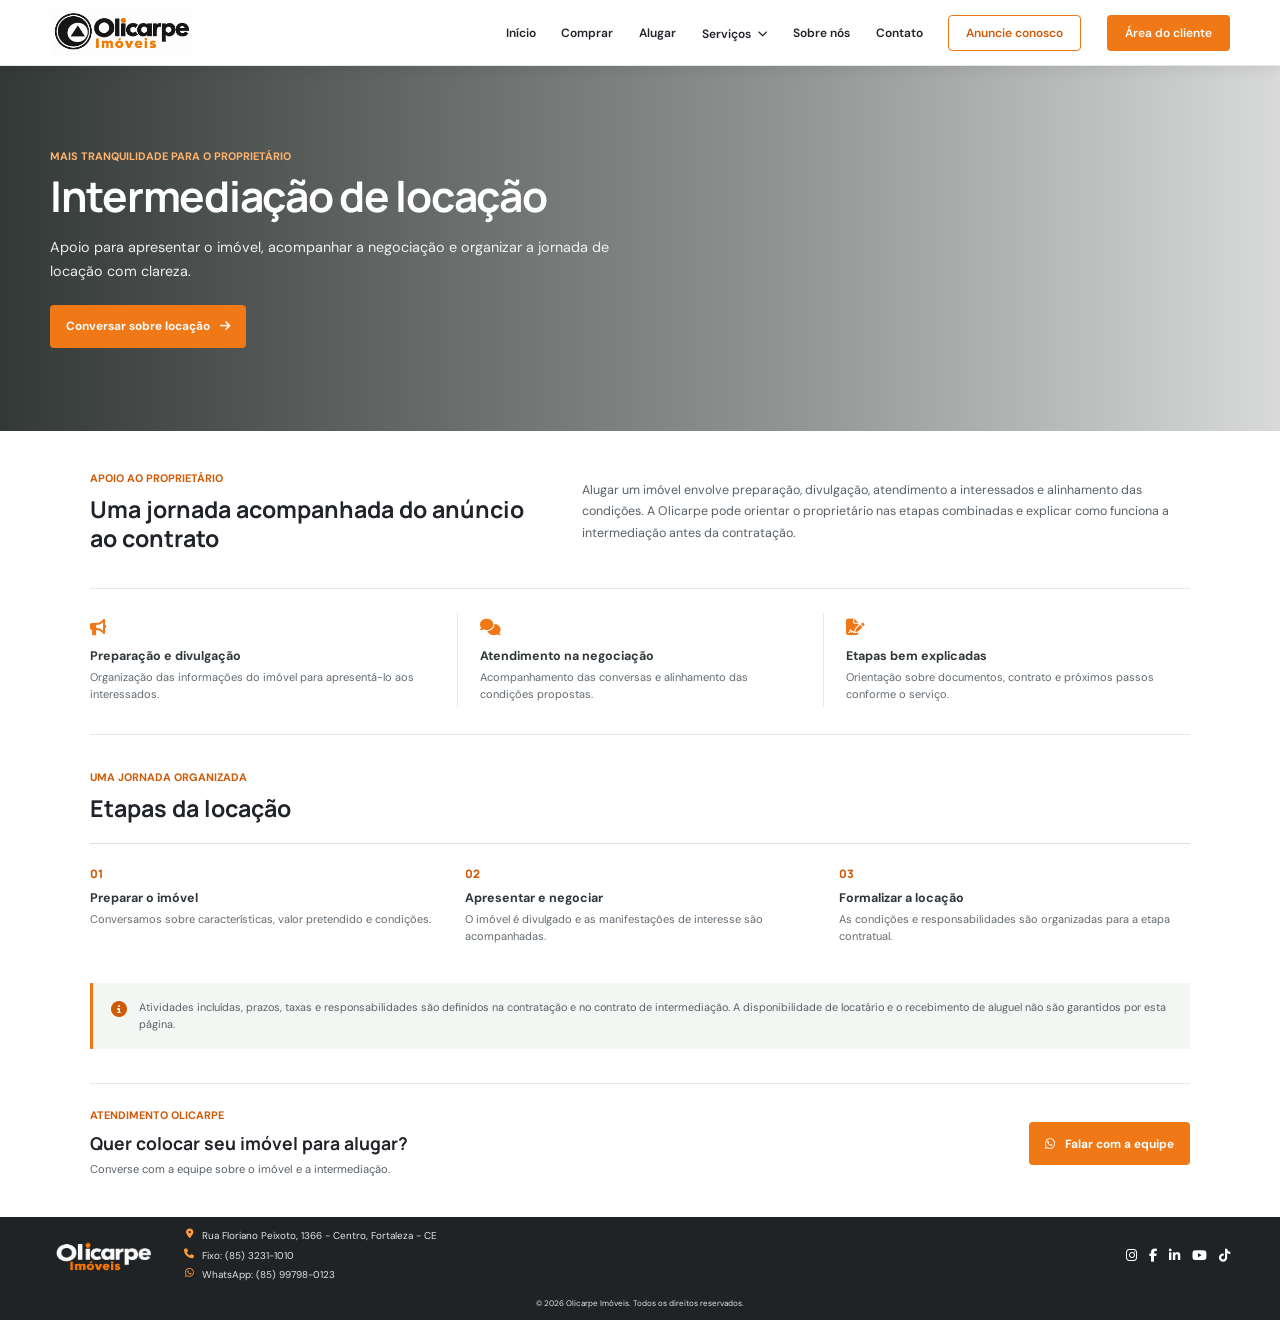
<file: intermediacao-locacao.html>
<!DOCTYPE html>
<html lang="pt-BR">
<head>
    <meta charset="UTF-8"><meta name="viewport" content="width=device-width, initial-scale=1.0">
    <meta name="description" content="Conheça o apoio da Olicarpe para proprietários que desejam alugar e intermediar a locação do seu imóvel.">
    <title>Intermediação de locação | Olicarpe Imóveis</title>
    <link rel="preconnect" href="https://fonts.googleapis.com"><link rel="preconnect" href="https://fonts.gstatic.com" crossorigin><link href="https://fonts.googleapis.com/css2?family=DM+Sans:wght@400;500;600;700&family=Manrope:wght@700;800&display=swap" rel="stylesheet"><link rel="stylesheet" href="https://cdnjs.cloudflare.com/ajax/libs/font-awesome/6.7.2/css/all.min.css"><link rel="stylesheet" href="style.css">
</head>
<body>
    <header class="site-header"><div class="header-container"><a class="brand" href="index.html#inicio" aria-label="Página inicial da imobiliária"><img src="imgs/logo-flat-topo.png" alt="Logo da imobiliária"></a><button class="menu-toggle" type="button" aria-label="Abrir menu" aria-expanded="false" aria-controls="main-navigation"><span></span><span></span><span></span></button><nav class="main-navigation" id="main-navigation" aria-label="Navegação principal">
        <a href="index.html#inicio">Início</a><a href="index.html#destaques">Comprar</a><a href="index.html#destaques">Alugar</a><details class="services-dropdown"><summary>Serviços <i class="fa-solid fa-chevron-down" aria-hidden="true"></i></summary><div class="services-submenu"><a href="laudos-mercadologicos.html">Laudos mercadológicos</a><a href="vistorias.html">Vistorias</a><a href="indices.html">Índices de reajuste</a><a href="avaliacao-imoveis.html">Avaliação de imóveis</a><a href="intermediacao-locacao.html">Intermediação de locação</a><a href="assessoria-compra-venda.html">Assessoria em compra e venda</a><a href="documentacao-imobiliaria.html">Documentação imobiliária</a></div></details><a href="sobre.html">Sobre nós</a><a href="index.html#contato">Contato</a><a class="header-announce" href="anuncie.html">Anuncie conosco</a><a class="header-contact" href="https://areacliente.olicarpeimoveis.com.br/" target="_blank" rel="noopener noreferrer">Área do cliente</a>
    </nav></div></header>
    <main class="service-detail-main">
        <section class="service-detail-hero service-hero--administracao" aria-labelledby="service-title"><div class="service-hero-inner"><p class="service-eyebrow">Mais tranquilidade para o proprietário</p><h1 id="service-title">Intermediação de locação</h1><p>Apoio para apresentar o imóvel, acompanhar a negociação e organizar a jornada de locação com clareza.</p><a class="service-hero-cta" href="https://wa.me/5585997980123?text=Ol%C3%A1%2C%20quero%20informa%C3%A7%C3%B5es%20sobre%20intermedia%C3%A7%C3%A3o%20de%20loca%C3%A7%C3%A3o.">Conversar sobre locação <i class="fa-solid fa-arrow-right" aria-hidden="true"></i></a></div></section>
        <div class="service-page-shell">
            <section class="service-overview" aria-labelledby="overview-title"><div><p class="service-eyebrow">Apoio ao proprietário</p><h2 id="overview-title">Uma jornada acompanhada do anúncio ao contrato</h2></div><p>Alugar um imóvel envolve preparação, divulgação, atendimento a interessados e alinhamento das condições. A Olicarpe pode orientar o proprietário nas etapas combinadas e explicar como funciona a intermediação antes da contratação.</p></section>
            <section class="service-points" aria-label="Apoio na jornada de locação"><article><i class="fa-solid fa-bullhorn" aria-hidden="true"></i><h3>Preparação e divulgação</h3><p>Organização das informações do imóvel para apresentá-lo aos interessados.</p></article><article><i class="fa-solid fa-comments" aria-hidden="true"></i><h3>Atendimento na negociação</h3><p>Acompanhamento das conversas e alinhamento das condições propostas.</p></article><article><i class="fa-solid fa-file-signature" aria-hidden="true"></i><h3>Etapas bem explicadas</h3><p>Orientação sobre documentos, contrato e próximos passos conforme o serviço.</p></article></section>
            <section class="service-process" aria-labelledby="process-title"><p class="service-eyebrow">Uma jornada organizada</p><h2>Etapas da locação</h2><ol><li><span>01</span><h3>Preparar o imóvel</h3><p>Conversamos sobre características, valor pretendido e condições.</p></li><li><span>02</span><h3>Apresentar e negociar</h3><p>O imóvel é divulgado e as manifestações de interesse são acompanhadas.</p></li><li><span>03</span><h3>Formalizar a locação</h3><p>As condições e responsabilidades são organizadas para a etapa contratual.</p></li></ol></section>
            <aside class="service-note"><i class="fa-solid fa-circle-info" aria-hidden="true"></i><p>Atividades incluídas, prazos, taxas e responsabilidades são definidos na contratação e no contrato de intermediação. A disponibilidade de locatário e o recebimento de aluguel não são garantidos por esta página.</p></aside>
            <section class="service-contact"><div><p class="service-eyebrow">Atendimento Olicarpe</p><h2>Quer colocar seu imóvel para alugar?</h2><p>Converse com a equipe sobre o imóvel e a intermediação.</p></div><a href="https://wa.me/5585997980123?text=Ol%C3%A1%2C%20quero%20informa%C3%A7%C3%B5es%20sobre%20intermedia%C3%A7%C3%A3o%20de%20loca%C3%A7%C3%A3o."><i class="fa-brands fa-whatsapp" aria-hidden="true"></i> Falar com a equipe</a></section>
        </div>
    </main>
    <footer class="site-footer"><a class="footer-brand" href="index.html#inicio"><img src="imgs/logo-flat-topo-branco.png" alt="Olicarpe Imóveis"></a><div class="footer-contact"><address><i class="fa-solid fa-location-dot" aria-hidden="true"></i> Rua Floriano Peixoto, 1366 - Centro, Fortaleza - CE</address><a href="tel:+558532311010"><i class="fa-solid fa-phone" aria-hidden="true"></i> Fixo: (85) 3231-1010</a><a href="https://wa.me/5585997980123"><i class="fa-brands fa-whatsapp" aria-hidden="true"></i> WhatsApp: (85) 99798-0123</a></div><div class="footer-social" aria-label="Redes sociais"><a href="https://www.instagram.com/" aria-label="Instagram"><i class="fa-brands fa-instagram" aria-hidden="true"></i></a><a href="https://www.facebook.com/" aria-label="Facebook"><i class="fa-brands fa-facebook-f" aria-hidden="true"></i></a><a href="https://www.linkedin.com/" aria-label="LinkedIn"><i class="fa-brands fa-linkedin-in" aria-hidden="true"></i></a><a href="https://www.youtube.com/" aria-label="YouTube"><i class="fa-brands fa-youtube" aria-hidden="true"></i></a><a href="https://www.tiktok.com/" aria-label="TikTok"><i class="fa-brands fa-tiktok" aria-hidden="true"></i></a></div><small>&copy; 2026 Olicarpe Imóveis. Todos os direitos reservados.</small></footer><script src="js/servicos.js" defer></script>
</body>
</html>
</file>
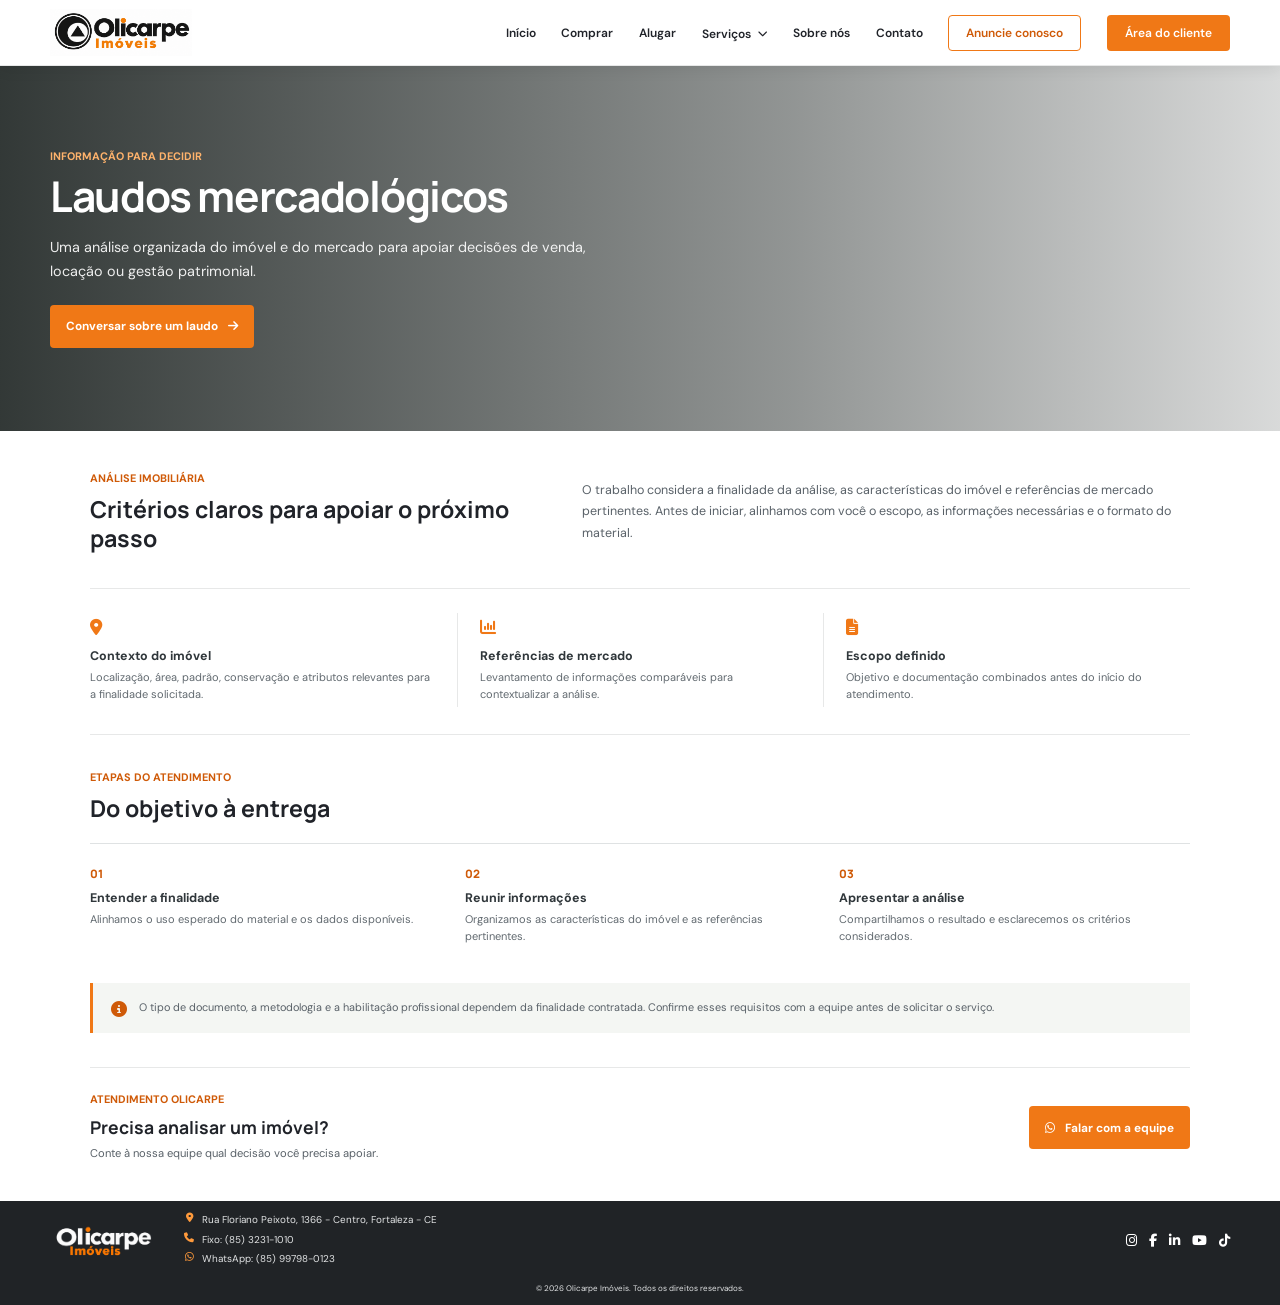
<file: laudos-mercadologicos.html>
<!DOCTYPE html>
<html lang="pt-BR">
<head>
    <meta charset="UTF-8">
    <meta name="viewport" content="width=device-width, initial-scale=1.0">
    <meta name="description" content="Conheça o serviço de laudos mercadológicos da Olicarpe Imóveis em Fortaleza.">
    <title>Laudos mercadológicos | Olicarpe Imóveis</title>
    <link rel="preconnect" href="https://fonts.googleapis.com">
    <link rel="preconnect" href="https://fonts.gstatic.com" crossorigin>
    <link href="https://fonts.googleapis.com/css2?family=DM+Sans:wght@400;500;600;700&family=Manrope:wght@700;800&display=swap" rel="stylesheet">
    <link rel="stylesheet" href="https://cdnjs.cloudflare.com/ajax/libs/font-awesome/6.7.2/css/all.min.css">
    <link rel="stylesheet" href="style.css">
</head>
<body>
    <header class="site-header"><div class="header-container">
        <a class="brand" href="index.html#inicio" aria-label="Página inicial da imobiliária"><img src="imgs/logo-flat-topo.png" alt="Logo da imobiliária"></a>
        <button class="menu-toggle" type="button" aria-label="Abrir menu" aria-expanded="false" aria-controls="main-navigation"><span></span><span></span><span></span></button>
        <nav class="main-navigation" id="main-navigation" aria-label="Navegação principal">
            <a href="index.html#inicio">Início</a><a href="index.html#destaques">Comprar</a><a href="index.html#destaques">Alugar</a>
            <details class="services-dropdown"><summary>Serviços <i class="fa-solid fa-chevron-down" aria-hidden="true"></i></summary><div class="services-submenu">
                <a href="laudos-mercadologicos.html">Laudos mercadológicos</a><a href="vistorias.html">Vistorias</a><a href="indices.html">Índices de reajuste</a><a href="avaliacao-imoveis.html">Avaliação de imóveis</a><a href="intermediacao-locacao.html">Intermediação de locação</a><a href="assessoria-compra-venda.html">Assessoria em compra e venda</a><a href="documentacao-imobiliaria.html">Documentação imobiliária</a>
            </div></details>
            <a href="sobre.html">Sobre nós</a><a href="index.html#contato">Contato</a><a class="header-announce" href="anuncie.html">Anuncie conosco</a><a class="header-contact" href="https://areacliente.olicarpeimoveis.com.br/" target="_blank" rel="noopener noreferrer">Área do cliente</a>
        </nav>
    </div></header>
    <main class="service-detail-main">
        <section class="service-detail-hero service-hero--laudos" aria-labelledby="service-title"><div class="service-hero-inner"><p class="service-eyebrow">Informação para decidir</p><h1 id="service-title">Laudos mercadológicos</h1><p>Uma análise organizada do imóvel e do mercado para apoiar decisões de venda, locação ou gestão patrimonial.</p><a class="service-hero-cta" href="https://wa.me/5585997980123?text=Ol%C3%A1%2C%20quero%20saber%20sobre%20laudos%20mercadol%C3%B3gicos.">Conversar sobre um laudo <i class="fa-solid fa-arrow-right" aria-hidden="true"></i></a></div></section>
        <div class="service-page-shell">
            <section class="service-overview" aria-labelledby="overview-title"><div><p class="service-eyebrow">Análise imobiliária</p><h2 id="overview-title">Critérios claros para apoiar o próximo passo</h2></div><p>O trabalho considera a finalidade da análise, as características do imóvel e referências de mercado pertinentes. Antes de iniciar, alinhamos com você o escopo, as informações necessárias e o formato do material.</p></section>
            <section class="service-points" aria-label="O que pode ser considerado na análise"><article><i class="fa-solid fa-location-dot" aria-hidden="true"></i><h3>Contexto do imóvel</h3><p>Localização, área, padrão, conservação e atributos relevantes para a finalidade solicitada.</p></article><article><i class="fa-solid fa-chart-column" aria-hidden="true"></i><h3>Referências de mercado</h3><p>Levantamento de informações comparáveis para contextualizar a análise.</p></article><article><i class="fa-solid fa-file-lines" aria-hidden="true"></i><h3>Escopo definido</h3><p>Objetivo e documentação combinados antes do início do atendimento.</p></article></section>
            <section class="service-process" aria-labelledby="process-title"><p class="service-eyebrow">Etapas do atendimento</p><h2 id="process-title">Do objetivo à entrega</h2><ol><li><span>01</span><h3>Entender a finalidade</h3><p>Alinhamos o uso esperado do material e os dados disponíveis.</p></li><li><span>02</span><h3>Reunir informações</h3><p>Organizamos as características do imóvel e as referências pertinentes.</p></li><li><span>03</span><h3>Apresentar a análise</h3><p>Compartilhamos o resultado e esclarecemos os critérios considerados.</p></li></ol></section>
            <aside class="service-note"><i class="fa-solid fa-circle-info" aria-hidden="true"></i><p>O tipo de documento, a metodologia e a habilitação profissional dependem da finalidade contratada. Confirme esses requisitos com a equipe antes de solicitar o serviço.</p></aside>
            <section class="service-contact"><div><p class="service-eyebrow">Atendimento Olicarpe</p><h2>Precisa analisar um imóvel?</h2><p>Conte à nossa equipe qual decisão você precisa apoiar.</p></div><a href="https://wa.me/5585997980123?text=Ol%C3%A1%2C%20quero%20saber%20sobre%20laudos%20mercadol%C3%B3gicos."><i class="fa-brands fa-whatsapp" aria-hidden="true"></i> Falar com a equipe</a></section>
        </div>
    </main>
    <footer class="site-footer"><a class="footer-brand" href="index.html#inicio"><img src="imgs/logo-flat-topo-branco.png" alt="Olicarpe Imóveis"></a><div class="footer-contact"><address><i class="fa-solid fa-location-dot" aria-hidden="true"></i> Rua Floriano Peixoto, 1366 - Centro, Fortaleza - CE</address><a href="tel:+558532311010"><i class="fa-solid fa-phone" aria-hidden="true"></i> Fixo: (85) 3231-1010</a><a href="https://wa.me/5585997980123"><i class="fa-brands fa-whatsapp" aria-hidden="true"></i> WhatsApp: (85) 99798-0123</a></div><div class="footer-social" aria-label="Redes sociais"><a href="https://www.instagram.com/" aria-label="Instagram"><i class="fa-brands fa-instagram" aria-hidden="true"></i></a><a href="https://www.facebook.com/" aria-label="Facebook"><i class="fa-brands fa-facebook-f" aria-hidden="true"></i></a><a href="https://www.linkedin.com/" aria-label="LinkedIn"><i class="fa-brands fa-linkedin-in" aria-hidden="true"></i></a><a href="https://www.youtube.com/" aria-label="YouTube"><i class="fa-brands fa-youtube" aria-hidden="true"></i></a><a href="https://www.tiktok.com/" aria-label="TikTok"><i class="fa-brands fa-tiktok" aria-hidden="true"></i></a></div><small>&copy; 2026 Olicarpe Imóveis. Todos os direitos reservados.</small></footer>
    <script src="js/servicos.js" defer></script>
</body>
</html>
</file>
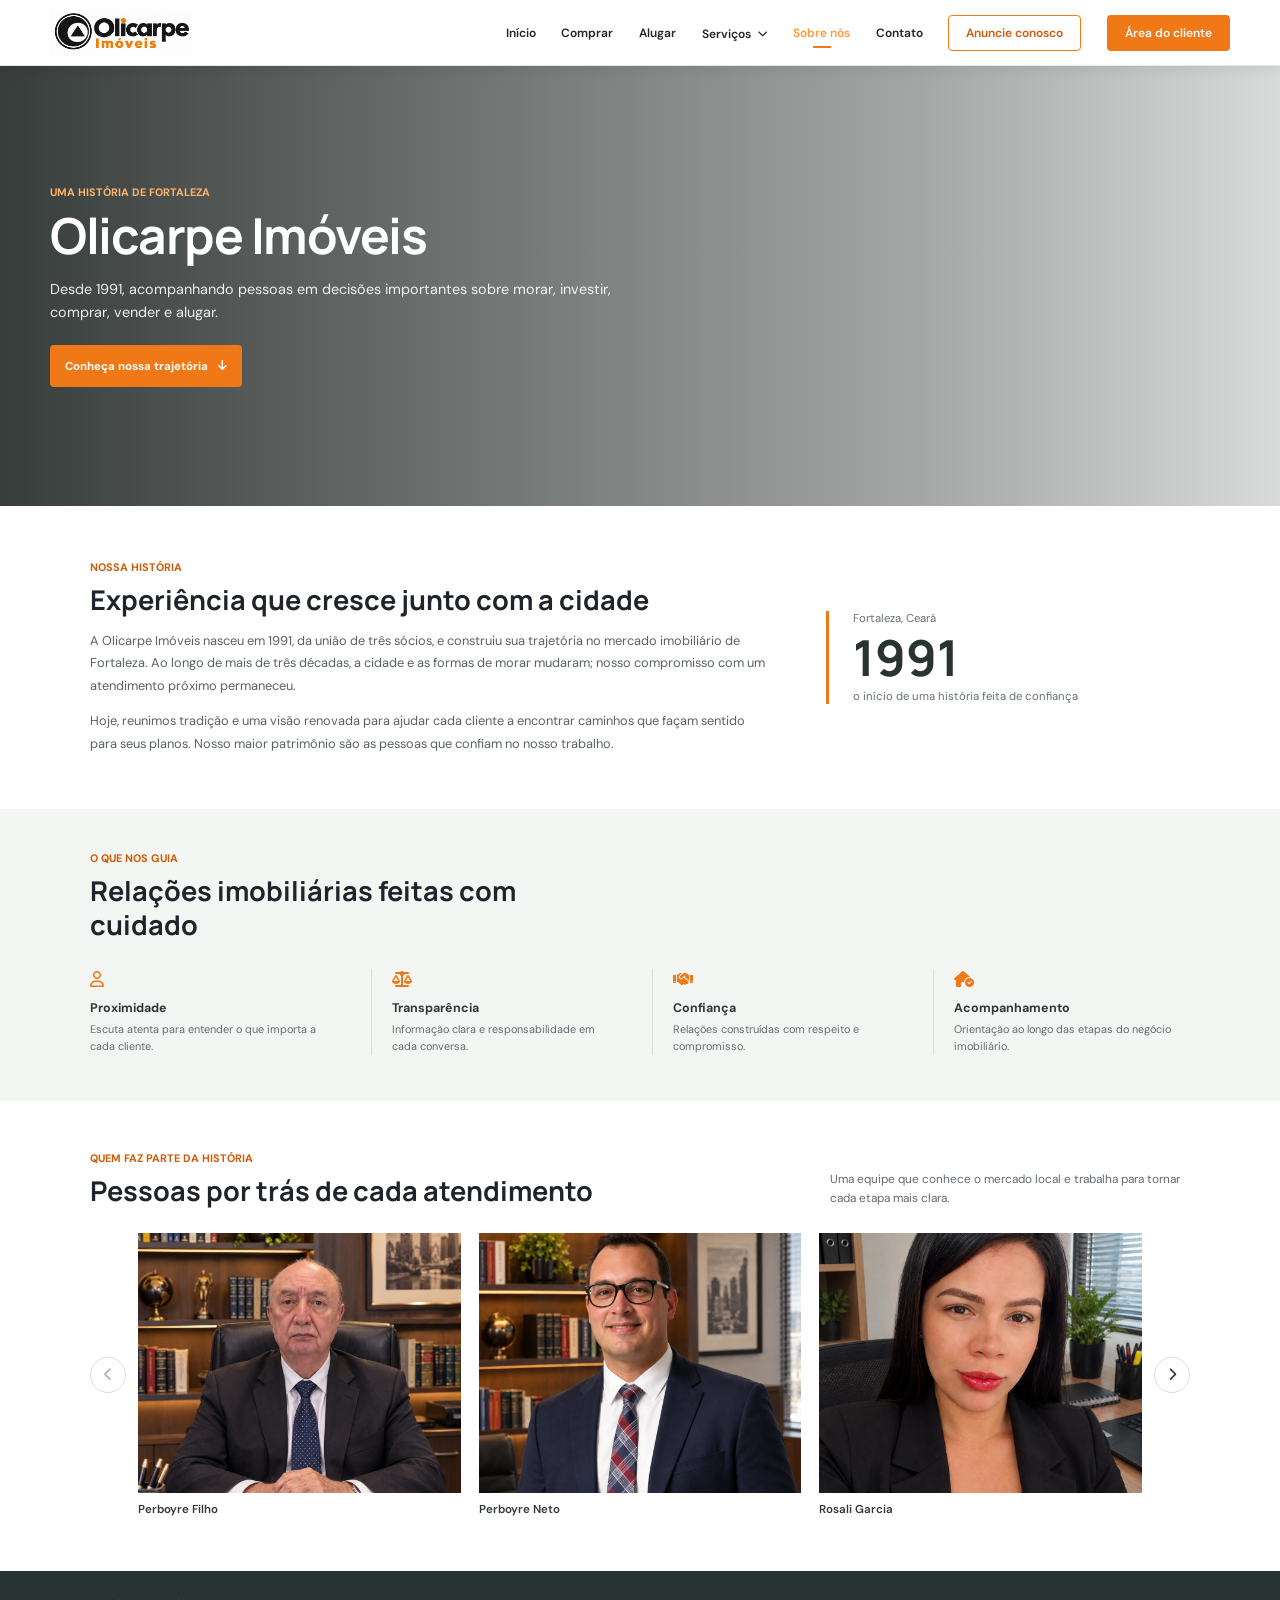
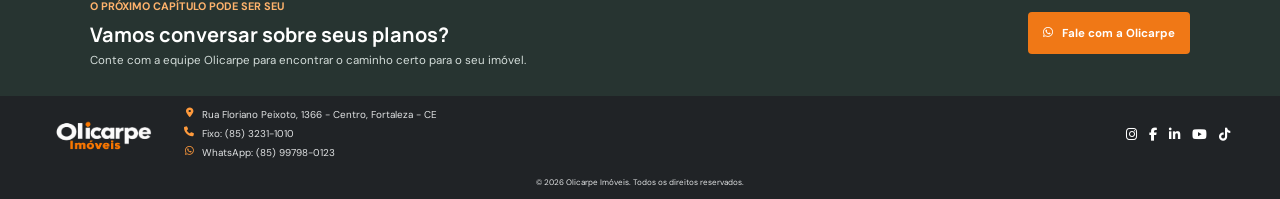
<file: sobre.html>
<!DOCTYPE html>
<html lang="pt-BR">
<head>
    <meta charset="UTF-8">
    <meta name="viewport" content="width=device-width, initial-scale=1.0">
    <meta name="description" content="Conheça a história da Olicarpe Imóveis, imobiliária de Fortaleza fundada em 1991.">
    <title>Sobre nós | Olicarpe Imóveis</title>
    <link rel="preconnect" href="https://fonts.googleapis.com">
    <link rel="preconnect" href="https://fonts.gstatic.com" crossorigin>
    <link href="https://fonts.googleapis.com/css2?family=DM+Sans:wght@400;500;600;700&family=Manrope:wght@700;800&display=swap" rel="stylesheet">
    <link rel="stylesheet" href="https://cdnjs.cloudflare.com/ajax/libs/font-awesome/6.7.2/css/all.min.css">
    <link rel="stylesheet" href="style.css">
</head>
<body>
    <header class="site-header">
        <div class="header-container">
            <a class="brand" href="index.html#inicio" aria-label="Página inicial da imobiliária"><img src="imgs/logo-flat-topo.png" alt="Logo da imobiliária"></a>
            <button class="menu-toggle" type="button" aria-label="Abrir menu" aria-expanded="false" aria-controls="main-navigation"><span></span><span></span><span></span></button>
            <nav class="main-navigation" id="main-navigation" aria-label="Navegação principal">
                <a href="index.html#inicio">Início</a>
                <a href="index.html#destaques">Comprar</a>
                <a href="index.html#destaques">Alugar</a>
                <details class="services-dropdown">
                    <summary>Serviços <i class="fa-solid fa-chevron-down" aria-hidden="true"></i></summary>
                    <div class="services-submenu">
                        <a href="laudos-mercadologicos.html">Laudos mercadológicos</a>
                        <a href="vistorias.html">Vistorias</a>
                        <a href="indices.html">Índices de reajuste</a>
                        <a href="avaliacao-imoveis.html">Avaliação de imóveis</a>
                        <a href="intermediacao-locacao.html">Intermediação de locação</a>
                        <a href="assessoria-compra-venda.html">Assessoria em compra e venda</a>
                        <a href="documentacao-imobiliaria.html">Documentação imobiliária</a>
                    </div>
                </details>
                <a class="nav-current" href="sobre.html" aria-current="page">Sobre nós</a>
                <a href="index.html#contato">Contato</a>
                <a class="header-announce" href="anuncie.html">Anuncie conosco</a>
                <a class="header-contact" href="https://areacliente.olicarpeimoveis.com.br/" target="_blank" rel="noopener noreferrer">Área do cliente</a>
            </nav>
        </div>
    </header>

    <main class="about-page-main">
        <section class="about-hero" aria-labelledby="about-page-title">
            <div class="about-hero-content">
                <p class="about-eyebrow">Uma história de Fortaleza</p>
                <h1 id="about-page-title">Olicarpe Imóveis</h1>
                <p>Desde 1991, acompanhando pessoas em decisões importantes sobre morar, investir, comprar, vender e alugar.</p>
                <a href="#nossa-historia">Conheça nossa trajetória <i class="fa-solid fa-arrow-down" aria-hidden="true"></i></a>
            </div>
        </section>

        <section class="about-story about-shell" id="nossa-historia" aria-labelledby="story-title">
            <div class="about-story-copy">
                <p class="about-eyebrow">Nossa história</p>
                <h2 id="story-title">Experiência que cresce junto com a cidade</h2>
                <p>A Olicarpe Imóveis nasceu em 1991, da união de três sócios, e construiu sua trajetória no mercado imobiliário de Fortaleza. Ao longo de mais de três décadas, a cidade e as formas de morar mudaram; nosso compromisso com um atendimento próximo permaneceu.</p>
                <p>Hoje, reunimos tradição e uma visão renovada para ajudar cada cliente a encontrar caminhos que façam sentido para seus planos. Nosso maior patrimônio são as pessoas que confiam no nosso trabalho.</p>
            </div>
            <div class="about-founding-fact" aria-label="Olicarpe Imóveis fundada em Fortaleza em 1991">
                <span>Fortaleza, Ceará</span>
                <strong>1991</strong>
                <span>o início de uma história feita de confiança</span>
            </div>
        </section>

        <section class="about-values-band" aria-labelledby="values-title">
            <div class="about-shell">
                <p class="about-eyebrow">O que nos guia</p>
                <h2 id="values-title">Relações imobiliárias feitas com cuidado</h2>
                <div class="about-values">
                    <article><i class="fa-regular fa-user" aria-hidden="true"></i><h3>Proximidade</h3><p>Escuta atenta para entender o que importa a cada cliente.</p></article>
                    <article><i class="fa-solid fa-scale-balanced" aria-hidden="true"></i><h3>Transparência</h3><p>Informação clara e responsabilidade em cada conversa.</p></article>
                    <article><i class="fa-solid fa-handshake" aria-hidden="true"></i><h3>Confiança</h3><p>Relações construídas com respeito e compromisso.</p></article>
                    <article><i class="fa-solid fa-house-circle-check" aria-hidden="true"></i><h3>Acompanhamento</h3><p>Orientação ao longo das etapas do negócio imobiliário.</p></article>
                </div>
            </div>
        </section>

        <section class="about-team about-shell" aria-labelledby="team-title">
            <div class="about-team-heading">
                <div><p class="about-eyebrow">Quem faz parte da história</p><h2 id="team-title">Pessoas por trás de cada atendimento</h2></div>
                <p>Uma equipe que conhece o mercado local e trabalha para tornar cada etapa mais clara.</p>
            </div>
            <div class="about-team-carousel">
                <button class="about-carousel-button" id="team-previous" type="button" aria-label="Fotos anteriores" aria-controls="team-gallery" disabled><i class="fa-solid fa-chevron-left" aria-hidden="true"></i></button>
                <div class="about-team-grid" id="team-gallery" role="region" aria-label="Fotos da equipe Olicarpe" tabindex="0">
                    <figure><img src="imgs/equipe-perboyref.jpeg" alt="Perboyre Filho, integrante da equipe Olicarpe" loading="lazy"><figcaption>Perboyre Filho</figcaption></figure>
                    <figure><img src="imgs/equipe-perboyren.jpeg" alt="Perboyre Neto, integrante da equipe Olicarpe" loading="lazy"><figcaption>Perboyre Neto</figcaption></figure>
                    <figure><img src="imgs/equipe-rosali.jpeg" alt="Rosali Garcia, integrante da equipe Olicarpe" loading="lazy"><figcaption>Rosali Garcia</figcaption></figure>
                    <figure><img src="imgs/equipe-ilton.png" alt="Claudeilton Moura, integrante da equipe Olicarpe" loading="lazy"><figcaption>Claudeilton Moura</figcaption></figure>
                    <figure><img src="imgs/equipe-nadily.png" alt="Nadily, integrante da equipe Olicarpe" loading="lazy"><figcaption>Nadily</figcaption></figure>
                    <figure><img src="imgs/equipe-moreira.png" alt="Moreira, integrante da equipe Olicarpe" loading="lazy"><figcaption>Moreira</figcaption></figure>
                    <figure><img src="imgs/equipe-mardem.jpeg" alt="Mardem, integrante da equipe Olicarpe" loading="lazy"><figcaption>Mardem</figcaption></figure>
                </div>
                <button class="about-carousel-button" id="team-next" type="button" aria-label="Próximas fotos" aria-controls="team-gallery"><i class="fa-solid fa-chevron-right" aria-hidden="true"></i></button>
            </div>
        </section>

        <section class="about-contact-band" aria-labelledby="about-contact-title">
            <div class="about-shell"><div><p class="about-eyebrow">O próximo capítulo pode ser seu</p><h2 id="about-contact-title">Vamos conversar sobre seus planos?</h2><p>Conte com a equipe Olicarpe para encontrar o caminho certo para o seu imóvel.</p></div><a href="https://wa.me/5585997980123" target="_blank" rel="noopener noreferrer"><i class="fa-brands fa-whatsapp" aria-hidden="true"></i> Fale com a Olicarpe</a></div>
        </section>
    </main>

    <footer class="site-footer">
        <a class="footer-brand" href="index.html#inicio"><img src="imgs/logo-flat-topo-branco.png" alt="Olicarpe Imóveis"></a>
        <div class="footer-contact">
            <address><i class="fa-solid fa-location-dot" aria-hidden="true"></i> Rua Floriano Peixoto, 1366 - Centro, Fortaleza - CE</address>
            <a href="tel:+558532311010"><i class="fa-solid fa-phone" aria-hidden="true"></i> Fixo: (85) 3231-1010</a>
            <a href="https://wa.me/5585997980123" target="_blank" rel="noopener noreferrer"><i class="fa-brands fa-whatsapp" aria-hidden="true"></i> WhatsApp: (85) 99798-0123</a>
        </div>
        <div class="footer-social" aria-label="Redes sociais">
            <a href="https://www.instagram.com/" aria-label="Instagram"><i class="fa-brands fa-instagram" aria-hidden="true"></i></a>
            <a href="https://www.facebook.com/" aria-label="Facebook"><i class="fa-brands fa-facebook-f" aria-hidden="true"></i></a>
            <a href="https://www.linkedin.com/" aria-label="LinkedIn"><i class="fa-brands fa-linkedin-in" aria-hidden="true"></i></a>
            <a href="https://www.youtube.com/" aria-label="YouTube"><i class="fa-brands fa-youtube" aria-hidden="true"></i></a>
            <a href="https://www.tiktok.com/" aria-label="TikTok"><i class="fa-brands fa-tiktok" aria-hidden="true"></i></a>
        </div>
        <small>&copy; 2026 Olicarpe Imóveis. Todos os direitos reservados.</small>
    </footer>
    <script src="js/servicos.js" defer></script>
    <script src="js/sobre.js" defer></script>
</body>
</html>
</file>
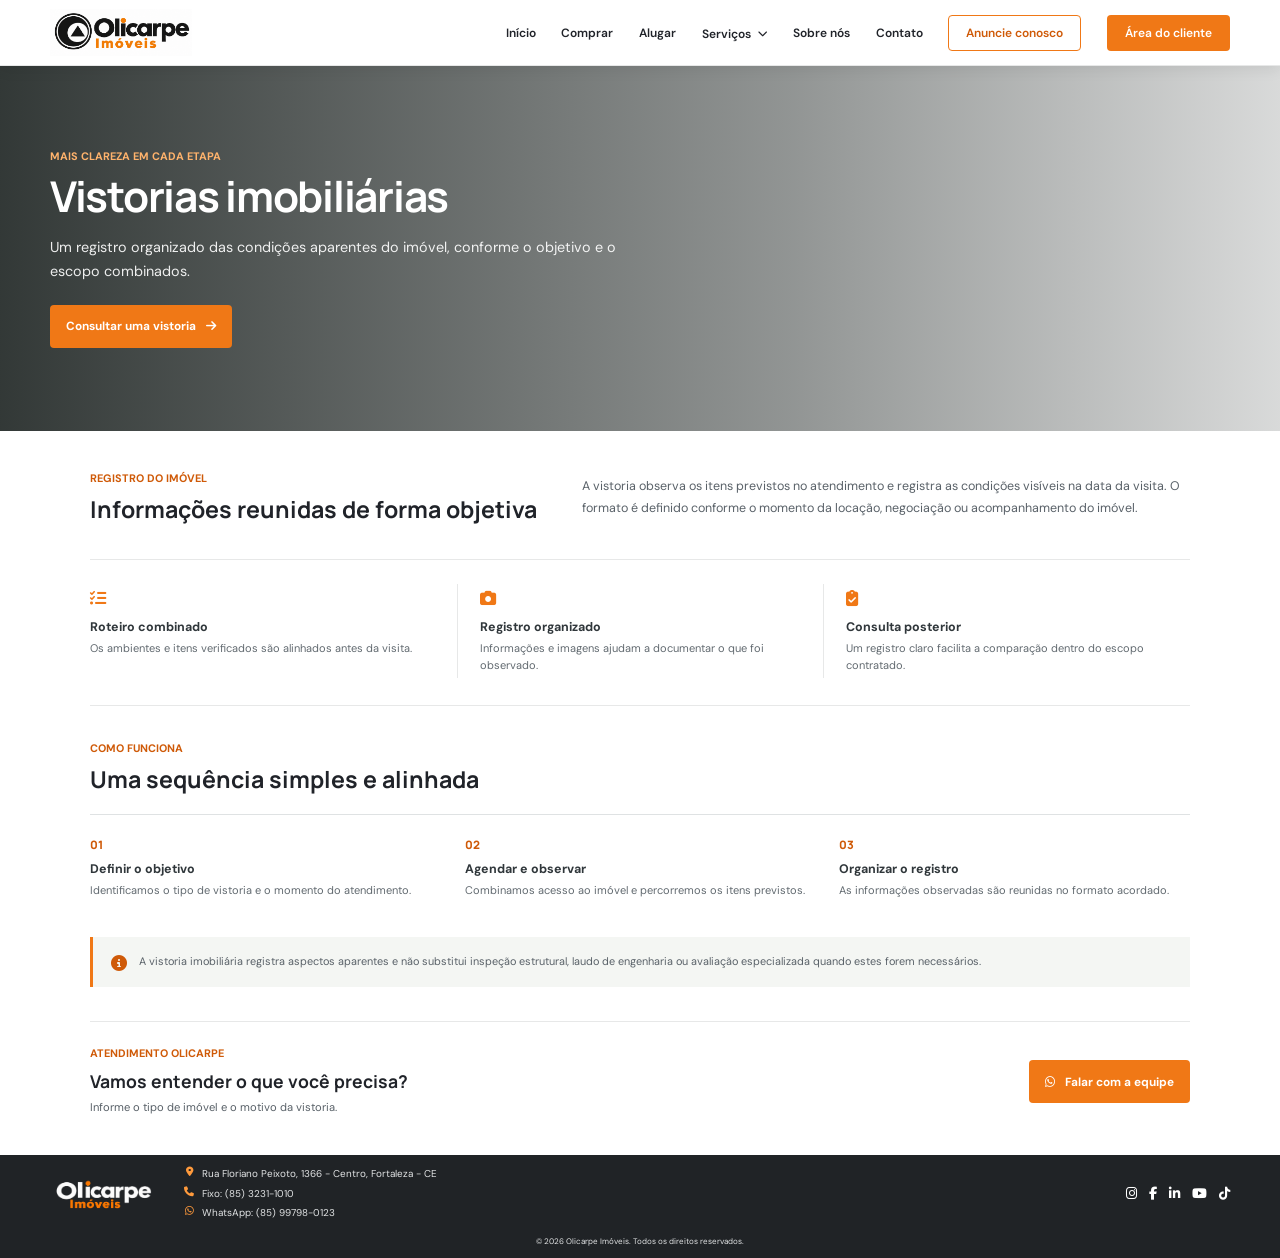
<file: vistorias.html>
<!DOCTYPE html>
<html lang="pt-BR">
<head>
    <meta charset="UTF-8">
    <meta name="viewport" content="width=device-width, initial-scale=1.0">
    <meta name="description" content="Saiba como funciona o serviço de vistoria imobiliária da Olicarpe.">
    <title>Vistorias imobiliárias | Olicarpe Imóveis</title>
    <link rel="preconnect" href="https://fonts.googleapis.com"><link rel="preconnect" href="https://fonts.gstatic.com" crossorigin>
    <link href="https://fonts.googleapis.com/css2?family=DM+Sans:wght@400;500;600;700&family=Manrope:wght@700;800&display=swap" rel="stylesheet"><link rel="stylesheet" href="https://cdnjs.cloudflare.com/ajax/libs/font-awesome/6.7.2/css/all.min.css"><link rel="stylesheet" href="style.css">
</head>
<body>
    <header class="site-header"><div class="header-container"><a class="brand" href="index.html#inicio" aria-label="Página inicial da imobiliária"><img src="imgs/logo-flat-topo.png" alt="Logo da imobiliária"></a><button class="menu-toggle" type="button" aria-label="Abrir menu" aria-expanded="false" aria-controls="main-navigation"><span></span><span></span><span></span></button><nav class="main-navigation" id="main-navigation" aria-label="Navegação principal">
        <a href="index.html#inicio">Início</a><a href="index.html#destaques">Comprar</a><a href="index.html#destaques">Alugar</a><details class="services-dropdown"><summary>Serviços <i class="fa-solid fa-chevron-down" aria-hidden="true"></i></summary><div class="services-submenu"><a href="laudos-mercadologicos.html">Laudos mercadológicos</a><a href="vistorias.html">Vistorias</a><a href="indices.html">Índices de reajuste</a><a href="avaliacao-imoveis.html">Avaliação de imóveis</a><a href="intermediacao-locacao.html">Intermediação de locação</a><a href="assessoria-compra-venda.html">Assessoria em compra e venda</a><a href="documentacao-imobiliaria.html">Documentação imobiliária</a></div></details><a href="sobre.html">Sobre nós</a><a href="index.html#contato">Contato</a><a class="header-announce" href="anuncie.html">Anuncie conosco</a><a class="header-contact" href="https://areacliente.olicarpeimoveis.com.br/" target="_blank" rel="noopener noreferrer">Área do cliente</a>
    </nav></div></header>
    <main class="service-detail-main">
        <section class="service-detail-hero service-hero--vistorias" aria-labelledby="service-title"><div class="service-hero-inner"><p class="service-eyebrow">Mais clareza em cada etapa</p><h1 id="service-title">Vistorias imobiliárias</h1><p>Um registro organizado das condições aparentes do imóvel, conforme o objetivo e o escopo combinados.</p><a class="service-hero-cta" href="https://wa.me/5585997980123?text=Ol%C3%A1%2C%20quero%20informa%C3%A7%C3%B5es%20sobre%20vistorias%20imobili%C3%A1rias.">Consultar uma vistoria <i class="fa-solid fa-arrow-right" aria-hidden="true"></i></a></div></section>
        <div class="service-page-shell">
            <section class="service-overview" aria-labelledby="overview-title"><div><p class="service-eyebrow">Registro do imóvel</p><h2 id="overview-title">Informações reunidas de forma objetiva</h2></div><p>A vistoria observa os itens previstos no atendimento e registra as condições visíveis na data da visita. O formato é definido conforme o momento da locação, negociação ou acompanhamento do imóvel.</p></section>
            <section class="service-points" aria-label="Aspectos do serviço de vistoria"><article><i class="fa-solid fa-list-check" aria-hidden="true"></i><h3>Roteiro combinado</h3><p>Os ambientes e itens verificados são alinhados antes da visita.</p></article><article><i class="fa-solid fa-camera" aria-hidden="true"></i><h3>Registro organizado</h3><p>Informações e imagens ajudam a documentar o que foi observado.</p></article><article><i class="fa-solid fa-clipboard-check" aria-hidden="true"></i><h3>Consulta posterior</h3><p>Um registro claro facilita a comparação dentro do escopo contratado.</p></article></section>
            <section class="service-process" aria-labelledby="process-title"><p class="service-eyebrow">Como funciona</p><h2>Uma sequência simples e alinhada</h2><ol><li><span>01</span><h3>Definir o objetivo</h3><p>Identificamos o tipo de vistoria e o momento do atendimento.</p></li><li><span>02</span><h3>Agendar e observar</h3><p>Combinamos acesso ao imóvel e percorremos os itens previstos.</p></li><li><span>03</span><h3>Organizar o registro</h3><p>As informações observadas são reunidas no formato acordado.</p></li></ol></section>
            <aside class="service-note"><i class="fa-solid fa-circle-info" aria-hidden="true"></i><p>A vistoria imobiliária registra aspectos aparentes e não substitui inspeção estrutural, laudo de engenharia ou avaliação especializada quando estes forem necessários.</p></aside>
            <section class="service-contact"><div><p class="service-eyebrow">Atendimento Olicarpe</p><h2>Vamos entender o que você precisa?</h2><p>Informe o tipo de imóvel e o motivo da vistoria.</p></div><a href="https://wa.me/5585997980123?text=Ol%C3%A1%2C%20quero%20informa%C3%A7%C3%B5es%20sobre%20vistorias%20imobili%C3%A1rias."><i class="fa-brands fa-whatsapp" aria-hidden="true"></i> Falar com a equipe</a></section>
        </div>
    </main>
    <footer class="site-footer"><a class="footer-brand" href="index.html#inicio"><img src="imgs/logo-flat-topo-branco.png" alt="Olicarpe Imóveis"></a><div class="footer-contact"><address><i class="fa-solid fa-location-dot" aria-hidden="true"></i> Rua Floriano Peixoto, 1366 - Centro, Fortaleza - CE</address><a href="tel:+558532311010"><i class="fa-solid fa-phone" aria-hidden="true"></i> Fixo: (85) 3231-1010</a><a href="https://wa.me/5585997980123"><i class="fa-brands fa-whatsapp" aria-hidden="true"></i> WhatsApp: (85) 99798-0123</a></div><div class="footer-social" aria-label="Redes sociais"><a href="https://www.instagram.com/" aria-label="Instagram"><i class="fa-brands fa-instagram" aria-hidden="true"></i></a><a href="https://www.facebook.com/" aria-label="Facebook"><i class="fa-brands fa-facebook-f" aria-hidden="true"></i></a><a href="https://www.linkedin.com/" aria-label="LinkedIn"><i class="fa-brands fa-linkedin-in" aria-hidden="true"></i></a><a href="https://www.youtube.com/" aria-label="YouTube"><i class="fa-brands fa-youtube" aria-hidden="true"></i></a><a href="https://www.tiktok.com/" aria-label="TikTok"><i class="fa-brands fa-tiktok" aria-hidden="true"></i></a></div><small>&copy; 2026 Olicarpe Imóveis. Todos os direitos reservados.</small></footer><script src="js/servicos.js" defer></script>
</body>
</html>
</file>
<file: style.css>
:root {
	--ink: #30231d;
	--muted: #76675f;
	--orange: #e87928;
	--orange-dark: #b95214;
	--mist: #fff4e9;
	--line: #f0dfd0;
	--header-height: 86px;
}

* {
	box-sizing: border-box;
}

html {
	scroll-behavior: smooth;
	scroll-padding-top: var(--header-height);
}

body {
	margin: 0;
	color: var(--ink);
	background: #f8fbf8;
	font-family: "DM Sans", sans-serif;
}

.site-header {
	position: fixed;
	z-index: 10;
	top: 0;
	right: 0;
	left: 0;
	height: var(--header-height);
	border-bottom: 1px solid rgba(240, 223, 208, 0.9);
	background: rgba(255, 255, 255, 0.96);
	box-shadow: 0 4px 18px rgba(23, 36, 31, 0.05);
}

.header-container {
	display: flex;
	align-items: center;
	justify-content: space-between;
	width: min(1180px, calc(100% - 48px));
	height: 100%;
	margin: 0 auto;
}

.brand {
	display: inline-flex;
	align-items: center;
	height: 100%;
}

.brand img {
	display: block;
	width: auto;
	max-width: 176px;
	max-height: 58px;
	object-fit: contain;
}

.main-navigation {
	display: flex;
	align-items: center;
	gap: 28px;
}

.main-navigation a,
.text-link {
	color: var(--ink);
	font-size: 0.87rem;
	font-weight: 600;
	text-decoration: none;
	transition: color 180ms ease;
}

.main-navigation a:hover,
.main-navigation a:focus-visible,
.text-link:hover,
.text-link:focus-visible {
	color: var(--orange);
}

.main-navigation .client-link {
	display: inline-flex;
	align-items: center;
	gap: 8px;
	padding: 12px 17px;
	border: 1px solid var(--orange);
	border-radius: 4px;
	color: var(--orange-dark);
}

.main-navigation .client-link:hover,
.main-navigation .client-link:focus-visible {
	color: #fff;
	background: var(--orange);
}

.main-navigation .announce-link {
	display: inline-flex;
	align-items: center;
	gap: 8px;
	padding: 12px 17px;
	border: 1px solid var(--orange);
	border-radius: 4px;
	color: #fff;
	background: var(--orange);
}

.main-navigation .announce-link:hover,
.main-navigation .announce-link:focus-visible {
	color: #fff;
	background: var(--orange-dark);
}

.menu-toggle {
	display: none;
	width: 42px;
	height: 42px;
	padding: 9px;
	border: 1px solid var(--line);
	border-radius: 4px;
	background: #fff;
	cursor: pointer;
}

.menu-toggle span {
	display: block;
	width: 100%;
	height: 2px;
	margin: 5px 0;
	background: var(--orange-dark);
}

.intro {
	display: flex;
	align-items: center;
	min-height: 680px;
	padding: calc(var(--header-height) + 80px) 24px 100px;
	background-image: linear-gradient(90deg, rgba(255, 250, 246, 0.98) 0%, rgba(255, 250, 246, 0.88) 40%, rgba(255, 232, 211, 0.36) 100%), url("https://images.unsplash.com/photo-1600585154340-be6161a56a0c?auto=format&fit=crop&w=2200&q=85");
	background-position: center;
	background-size: cover;
	background-attachment: fixed;
}

.intro-content {
	width: min(1180px, 100%);
	margin: 0 auto;
}

.eyebrow {
	margin: 0 0 20px;
	color: var(--orange-dark);
	font-size: 0.77rem;
	font-weight: 700;
	letter-spacing: 0.16em;
	text-transform: uppercase;
}

h1 {
	max-width: 680px;
	margin: 0;
	font-family: Manrope, sans-serif;
	font-size: clamp(2.7rem, 6vw, 5.4rem);
	line-height: 1.02;
	letter-spacing: -0.03em;
}

.intro-text {
	max-width: 500px;
	margin: 28px 0 34px;
	color: var(--muted);
	font-size: 1.08rem;
	line-height: 1.7;
}

.intro-actions {
	display: flex;
	align-items: center;
	gap: 28px;
}

.search-panel {
	width: min(900px, 100%);
	margin-top: 38px;
	padding: 0;
}

.search-tabs {
	display: inline-flex;
	gap: 6px;
	padding: 5px;
	border: 1px solid rgba(255, 255, 255, 0.58);
	border-radius: 999px;
	background: rgba(255, 255, 255, 0.28);
	box-shadow: 0 8px 22px rgba(78, 44, 22, 0.08);
}

.search-tab {
	padding: 11px 24px;
	border: 0;
	border-radius: 999px;
	color: var(--muted);
	background: transparent;
	font: inherit;
	font-size: 0.88rem;
	font-weight: 700;
	cursor: pointer;
	transition: color 180ms ease, background 180ms ease, transform 180ms ease;
}

.search-tab.is-active,
.search-tab:hover,
.search-tab:focus-visible {
	color: #fff;
	background: var(--orange);
	box-shadow: 0 5px 14px rgba(185, 82, 20, 0.2);
}

.search-tab:hover,
.search-tab:focus-visible {
	transform: translateY(-1px);
}

.property-search {
	padding: 20px 0 8px;
}

.search-fields {
	display: grid;
	grid-template-columns: 1.25fr 1fr 1.25fr auto;
	align-items: end;
	gap: 12px;
}

.search-field {
	display: flex;
	flex-direction: column;
	gap: 7px;
	min-width: 0;
	color: var(--muted);
	font-size: 0.7rem;
	font-weight: 700;
	text-transform: uppercase;
}

.search-field select,
.search-field input {
	width: 100%;
	min-height: 45px;
	padding: 0 12px;
	border: 1px solid var(--line);
	border-radius: 999px;
	outline: 0;
	color: var(--ink);
	background: rgba(255, 250, 246, 0.86);
	font: inherit;
	font-size: 0.88rem;
	font-weight: 500;
	text-transform: none;
}

.search-field select:focus,
.search-field input:focus {
	border-color: var(--orange);
	box-shadow: 0 0 0 3px rgba(232, 121, 40, 0.14);
}

.search-button {
	display: inline-flex;
	align-items: center;
	justify-content: center;
	gap: 9px;
	min-height: 45px;
	padding: 0 19px;
	border: 0;
	border-radius: 999px;
	color: #fff;
	background: var(--orange);
	font: inherit;
	font-size: 0.88rem;
	font-weight: 700;
	cursor: pointer;
	transition: background 180ms ease, transform 180ms ease;
}

.search-button:hover,
.search-button:focus-visible {
	background: var(--orange-dark);
	transform: translateY(-1px);
}

.primary-button {
	display: inline-flex;
	align-items: center;
	gap: 14px;
	padding: 15px 20px;
	border-radius: 4px;
	color: #fff;
	background: var(--orange);
	font-weight: 700;
	text-decoration: none;
	transition: background 180ms ease, transform 180ms ease;
}

.primary-button:hover,
.primary-button:focus-visible {
	background: var(--orange-dark);
	transform: translateY(-2px);
}

.placeholder-section {
	display: grid;
	place-items: center;
	min-height: 340px;
	border-top: 1px solid var(--line);
	color: var(--muted);
	font-family: Manrope, sans-serif;
	font-size: 1.8rem;
}

.site-footer {
	color: #fff8f0;
	background: #30231d;
}

.footer-main,
.footer-bottom {
	display: grid;
	width: min(1180px, calc(100% - 48px));
	margin: 0 auto;
}

.footer-main {
	grid-template-columns: 1.4fr repeat(3, 1fr);
	gap: 48px;
	padding: 68px 0 62px;
}

.footer-logo {
	display: inline-flex;
	height: auto;
	margin-bottom: 20px;
}

.footer-logo img {
	max-width: 176px;
	max-height: 58px;
}

.footer-brand p {
	max-width: 260px;
	margin: 0;
	color: #e6d8cc;
	font-size: 0.92rem;
	line-height: 1.7;
}

.footer-column h2 {
	margin: 7px 0 20px;
	color: #fff;
	font-family: Manrope, sans-serif;
	font-size: 0.9rem;
	letter-spacing: 0.02em;
}

.footer-column a,
.footer-column address,
.footer-column p {
	display: block;
	margin: 0 0 12px;
	color: #e6d8cc;
	font-size: 0.88rem;
	font-style: normal;
	line-height: 1.65;
	text-decoration: none;
}

.footer-column a:hover,
.footer-column a:focus-visible,
.footer-bottom a:hover,
.footer-bottom a:focus-visible {
	color: #ffad71;
}

.footer-column .address-link {
	display: flex;
	align-items: flex-start;
	gap: 10px;
}

.address-link i {
	padding-top: 4px;
	color: #ff9651;
	font-size: 1rem;
}

.footer-column .contact-link {
	display: flex;
	align-items: center;
	gap: 10px;
}

.contact-link i {
	width: 16px;
	color: #ff9651;
	font-size: 1rem;
	text-align: center;
}

.social-links a {
	display: flex;
	align-items: center;
	justify-content: space-between;
	width: 170px;
}

.social-label {
	display: inline-flex;
	align-items: center;
	gap: 10px;
}

.social-label i {
	width: 16px;
	color: #ff9651;
	font-size: 1rem;
	text-align: center;
}

.social-links a > span:last-child {
	color: #ff9651;
	font-size: 1rem;
}

.footer-bottom {
	grid-template-columns: 1fr auto;
	align-items: center;
	gap: 24px;
	padding: 22px 0 26px;
	border-top: 1px solid rgba(255, 248, 240, 0.16);
}

.footer-bottom p,
.footer-bottom a {
	margin: 0;
	color: #bca99d;
	font-size: 0.78rem;
	text-decoration: none;
}

.footer-bottom nav {
	display: flex;
	gap: 22px;
}

@media (max-width: 900px) {
	.menu-toggle {
		display: block;
	}

	.main-navigation {
		position: absolute;
		top: var(--header-height);
		right: 24px;
		left: 24px;
		display: none;
		max-height: calc(100vh - var(--header-height) - 24px);
		align-items: stretch;
		gap: 0;
		overflow-y: auto;
		overscroll-behavior: contain;
		padding: 10px;
		border: 1px solid var(--line);
		border-radius: 4px;
		background: #fff;
		box-shadow: 0 12px 30px rgba(23, 36, 31, 0.1);
	}

	.main-navigation.is-open {
		display: flex;
		flex-direction: column;
	}

	.main-navigation a {
		padding: 13px 12px;
	}

	.main-navigation .client-link {
		justify-content: center;
		margin-top: 6px;
	}

	.footer-main {
		grid-template-columns: repeat(2, 1fr);
		gap: 38px 28px;
	}
}

@media (max-width: 520px) {
	:root {
		--header-height: 74px;
	}

	.header-container {
		width: min(100% - 32px, 1180px);
	}

	.brand img {
		max-width: 145px;
		max-height: 50px;
	}

	.main-navigation {
		right: 16px;
		left: 16px;
	}

	.intro {
		min-height: 620px;
		padding-top: calc(var(--header-height) + 54px);
	}

	.intro-actions {
		align-items: flex-start;
		flex-direction: column;
		gap: 20px;
	}

	.search-fields {
		grid-template-columns: 1fr 1fr;
	}

	.search-button {
		width: 100%;
	}

	.footer-main,
	.footer-bottom {
		width: min(100% - 32px, 1180px);
	}

	.footer-main {
		grid-template-columns: 1fr;
		gap: 26px;
		padding: 50px 0 42px;
	}

	.footer-column h2 {
		margin-bottom: 12px;
	}

	.footer-bottom {
		grid-template-columns: 1fr;
		gap: 14px;
	}

	.footer-bottom nav {
		flex-wrap: wrap;
		gap: 10px 18px;
	}
}

:root {
	--ink: #202329;
	--muted: #677078;
	--orange: #f07816;
	--orange-dark: #cf5a08;
	--line: #e7e8e8;
	--header-height: 66px;
}

body {
	color: var(--ink);
	background: #fff;
	font-family: "DM Sans", sans-serif;
}

.site-header {
	position: fixed;
	top: 0;
	right: 0;
	left: 0;
	height: var(--header-height);
	border-bottom: 1px solid #e7e8e8;
	background: #fff;
	box-shadow: 0 3px 14px rgba(0, 0, 0, 0.08);
}

.header-container,
.section-wrap {
	width: min(1180px, calc(100% - 48px));
}

.brand img {
	max-width: 142px;
	max-height: 48px;
}

.site-header .brand img {
	filter: none;
}

.main-navigation {
	gap: clamp(14px, 2vw, 30px);
}

.main-navigation a {
	color: #202329;
	font-size: 0.75rem;
}

.main-navigation .nav-current {
	color: #ff9a3c;
}

.main-navigation .nav-current::after {
	display: block;
	width: 18px;
	height: 2px;
	margin: 5px auto -7px;
	background: var(--orange);
	content: "";
}

.main-navigation .header-contact {
	padding: 10px 18px;
	border-radius: 4px;
	color: #fff;
	background: var(--orange);
	transition: color 180ms ease, background 180ms ease, box-shadow 180ms ease, transform 180ms ease;
}

.main-navigation .header-contact:hover,
.main-navigation .header-contact:focus-visible {
	transform: translateY(-2px);
	color: #fff;
	background: var(--orange-dark);
	box-shadow: 0 5px 14px rgba(240, 120, 22, 0.28);
}

.main-navigation .header-announce {
	padding: 9px 17px;
	border: 1px solid var(--orange);
	border-radius: 4px;
	color: var(--orange-dark);
	background: #fff;
	transition: color 180ms ease, background 180ms ease, box-shadow 180ms ease, transform 180ms ease;
}

.main-navigation .header-announce:hover,
.main-navigation .header-announce:focus-visible {
	transform: translateY(-2px);
	color: #fff;
	background: var(--orange);
	box-shadow: 0 5px 14px rgba(240, 120, 22, 0.28);
}

.menu-toggle {
	border-color: #e7e8e8;
	background: #fff;
}

.menu-toggle span {
	background: #202329;
}

.intro {
	position: relative;
	display: block;
	min-height: 478px;
	padding: calc(var(--header-height) + 52px) 24px 18px;
	color: #fff;
	background-image: url("https://images.unsplash.com/photo-1600607687939-ce8a6c25118c?auto=format&fit=crop&w=2200&q=88");
	background-position: center 56%;
	background-size: cover;
	background-attachment: scroll;
}

.hero-shade {
	position: absolute;
	inset: 0;
	background: linear-gradient(90deg, rgba(14, 14, 13, 0.78) 0%, rgba(18, 17, 15, 0.46) 43%, rgba(19, 18, 15, 0.2) 75%, rgba(12, 12, 12, 0.48) 100%), linear-gradient(0deg, rgba(9, 10, 11, 0.3), transparent 45%);
}

.intro-content {
	position: relative;
	z-index: 1;
	width: min(1180px, 100%);
	min-height: 408px;
	margin: 0 auto;
}

.eyebrow {
	margin: 0 0 8px;
	color: #ffad55;
	font-size: 0.66rem;
	font-weight: 700;
	letter-spacing: 0.12em;
	text-transform: uppercase;
}

.intro h1 {
	max-width: 460px;
	margin: 0;
	font-family: Manrope, sans-serif;
	font-size: clamp(2.25rem, 4.3vw, 3.4rem);
	font-weight: 800;
	line-height: 1.02;
}

.intro h1 span {
	color: #f58219;
}

.intro-text {
	max-width: 355px;
	margin: 10px 0 0;
	color: rgba(255, 255, 255, 0.9);
	font-size: 0.78rem;
	line-height: 1.5;
}

.hero-services {
	position: absolute;
	top: 6px;
	right: 0;
	display: grid;
	gap: 9px;
	width: 190px;
}

.hero-services a {
	display: flex;
	align-items: center;
	gap: 12px;
	min-height: 44px;
	color: #fff;
	font-size: 0.73rem;
	line-height: 1.25;
	text-decoration: none;
}

.hero-services i {
	display: grid;
	place-items: center;
	width: 40px;
	height: 40px;
	flex: 0 0 40px;
	border: 1px solid rgba(255, 133, 25, 0.6);
	border-radius: 5px;
	color: #ff861b;
	background: rgba(18, 19, 19, 0.68);
	font-size: 1.05rem;
}

.search-panel {
	position: absolute;
	bottom: 0;
	left: 0;
	width: min(780px, calc(100% - 205px));
	margin: 0;
	padding: 0 14px 12px;
	border-radius: 6px;
	color: var(--ink);
	background: #fff;
	box-shadow: 0 7px 24px rgba(0, 0, 0, 0.2);
}

.search-tabs {
	gap: 4px;
	padding: 0;
	border: 0;
	border-radius: 0;
	background: transparent;
	box-shadow: none;
}

.search-tab {
	padding: 8px 14px;
	border-radius: 0 0 4px 4px;
	color: #454b50;
	font-size: 0.69rem;
	text-decoration: none;
}

.search-tab.is-active,
.search-tab:hover,
.search-tab:focus-visible {
	color: #fff;
	background: var(--orange);
	box-shadow: none;
}

.property-search {
	padding: 8px 0 0;
}

.search-fields {
	grid-template-columns: 1.45fr 1fr 1fr auto;
	align-items: center;
	gap: 8px;
}

.search-field {
	position: relative;
	display: flex;
	flex-direction: row;
	align-items: center;
	gap: 8px;
	min-width: 0;
	min-height: 40px;
	padding: 0 10px;
	border: 1px solid #e5e6e7;
	border-radius: 4px;
	color: #7c848a;
	background: #fff;
	font-size: 0.67rem;
	font-weight: 400;
	text-transform: none;
}

.search-field > i {
	flex: 0 0 auto;
	color: #6c7378;
}

.search-field select,
.search-field input {
	width: 100%;
	min-width: 0;
	min-height: 36px;
	padding: 0;
	border: 0;
	border-radius: 0;
	color: #545b60;
	background: transparent;
	font: inherit;
	font-size: inherit;
}

.search-field select:focus,
.search-field input:focus {
	border: 0;
	box-shadow: none;
}

.search-button {
	min-height: 40px;
	padding: 0 18px;
	border-radius: 4px;
	font-size: 0.7rem;
}

.section-wrap {
	margin-right: auto;
	margin-left: auto;
}

.featured {
	padding-top: 24px;
	padding-bottom: 26px;
}

.section-heading {
	display: flex;
	align-items: flex-end;
	justify-content: space-between;
	gap: 24px;
	margin-bottom: 14px;
}

.section-heading h2,
.about-copy h2 {
	position: relative;
	margin: 0 0 5px;
	font-family: Manrope, sans-serif;
	font-size: 1.35rem;
	font-weight: 800;
	line-height: 1.2;
}

.section-heading h2::after {
	position: absolute;
	bottom: -8px;
	left: 0;
	width: 24px;
	height: 2px;
	background: var(--orange);
	content: "";
}

.section-heading p {
	max-width: 470px;
	margin: 8px 0 0;
	color: #4f565b;
	font-size: 0.72rem;
	line-height: 1.4;
}

.text-link {
	display: inline-flex;
	align-items: center;
	gap: 7px;
	flex: 0 0 auto;
	color: #20262a;
	font-size: 0.67rem;
}

.property-grid {
	display: grid;
	grid-template-columns: repeat(4, minmax(0, 1fr));
	gap: 12px;
}

.property-card {
	min-width: 0;
	overflow: hidden;
	border: 1px solid #e6e8e8;
	border-radius: 5px;
	color: inherit;
	background: #fff;
	text-decoration: none;
	transition: transform 180ms ease, box-shadow 180ms ease;
}

.property-card:hover {
	transform: translateY(-3px);
	box-shadow: 0 8px 20px rgba(20, 26, 29, 0.12);
}

.property-photo {
	position: relative;
	height: 132px;
	background: #e9e6e1;
}

.property-photo img {
	width: 100%;
	height: 100%;
	object-fit: cover;
}

.property-tag {
	position: absolute;
	top: 8px;
	left: 8px;
	padding: 5px 8px;
	border-radius: 12px;
	color: #fff;
	background: var(--orange);
	font-size: 0.58rem;
	font-weight: 700;
}

.tag-rent {
	background: #31363a;
}

.tag-launch {
	background: #183544;
}

.favorite {
	position: absolute;
	top: 7px;
	right: 8px;
	color: #fff;
	font-size: 0.9rem;
	filter: drop-shadow(0 1px 2px rgba(0, 0, 0, 0.6));
}

.property-info {
	padding: 8px 9px 9px;
}

.property-info h3 {
	overflow: hidden;
	margin: 0 0 4px;
	font-size: 0.68rem;
	font-weight: 700;
	text-overflow: ellipsis;
	white-space: nowrap;
}

.property-info p {
	margin: 0 0 7px;
	color: #6f777b;
	font-size: 0.59rem;
}

.property-info p i {
	margin-right: 3px;
	color: var(--orange);
}

.property-features {
	display: flex;
	justify-content: space-between;
	gap: 5px;
	margin-bottom: 7px;
	color: #687076;
	font-size: 0.57rem;
}

.property-features i {
	margin-right: 3px;	color: #454d52;
}

.property-info strong {
	font-size: 0.75rem;
}

.about {
	display: grid;
	grid-template-columns: 1fr 1fr;
	min-height: 184px;
	color: #fff;
	background: #1e2225;
}

.about-image {
	position: relative;
	min-height: 184px;
	background: linear-gradient(90deg, rgba(0, 0, 0, 0.15), rgba(0, 0, 0, 0.1)), url("https://images.unsplash.com/photo-1519501025264-65ba15a82390?auto=format&fit=crop&w=1400&q=85") center 53% / cover;
}

.story-link {
	position: absolute;
	bottom: 22px;
	left: max(24px, calc((100vw - 1180px) / 2));
	display: flex;
	align-items: center;
	gap: 12px;
}

.story-link > a {
	display: grid;
	place-items: center;
	width: 42px;
	height: 42px;
	border: 2px solid #fff;
	border-radius: 50%;
	color: #fff;
	font-size: 0.8rem;
	text-decoration: none;
}

.story-link div {
	display: grid;
	gap: 5px;
}

.story-link strong {
	font-size: 0.9rem;
	line-height: 1.2;
}

.story-link span {
	font-size: 0.6rem;
}

.about-copy {
	width: min(520px, calc(100% - 48px));
	align-self: center;
	padding: 24px 0 24px 24px;
}

.about-copy .eyebrow {
	margin-bottom: 5px;
}

.about-copy h2 {
	margin-bottom: 8px;
	font-size: 1.2rem;
}

.about-copy p:not(.eyebrow) {
	max-width: 430px;
	margin: 0 0 6px;
	color: #e0e2e3;
	font-size: 0.62rem;
	line-height: 1.5;
}

.outline-link {
	display: inline-flex;
	align-items: center;
	gap: 8px;
	margin-top: 5px;
	padding: 7px 12px;
	border: 1px solid rgba(255, 255, 255, 0.45);
	border-radius: 3px;
	color: #ff9a3c;
	font-size: 0.62rem;
	text-decoration: none;
}

.benefits {
	display: grid;
	grid-template-columns: repeat(4, 1fr);
	width: min(1180px, calc(100% - 48px));
	margin: 0 auto;
	padding: 18px 0;
}

.benefits > div {
	display: flex;
	align-items: flex-start;
	gap: 12px;
	padding: 0 18px;
	border-right: 1px solid #e5e7e7;
}

.benefits > div:first-child {
	padding-left: 8px;
}

.benefits > div:last-child {
	border: 0;
}

.benefits > div > i {
	margin-top: 4px;
	color: var(--orange);
	font-size: 1.2rem;
}

.benefits p {
	display: grid;
	gap: 5px;
	margin: 0;
}

.benefits strong {
	font-size: 0.65rem;
	line-height: 1.35;
}

.benefits span {
	color: #687176;
	font-size: 0.58rem;
	line-height: 1.4;
}

.news {
	display: grid;
	grid-template-columns: minmax(0, 2.2fr) minmax(220px, 0.9fr);
	align-items: stretch;
	gap: 24px;
	padding-top: 16px;
	padding-bottom: 20px;
}

.news .section-heading {
	margin-bottom: 12px;
}

.news .section-heading h2 {
	font-size: 1.05rem;
}

.news .section-heading p {
	max-width: 530px;
	font-size: 0.63rem;
}

.news .text-link {
	font-size: 0.57rem;
}

.news-grid {
	display: grid;
	grid-template-columns: repeat(3, minmax(0, 1fr));
	gap: 10px;
}

.news-card {
	position: relative;
	min-width: 0;
	overflow: hidden;
	padding-bottom: 9px;
	border: 1px solid #e8e9e9;
	border-radius: 4px;
	color: var(--ink);
	text-decoration: none;
}

.news-card img {
	display: block;
	width: 100%;
	height: 76px;
	object-fit: cover;
}

.news-card > span {
	display: inline-block;
	margin: -10px 0 5px 8px;
	padding: 4px 6px;
	border-radius: 2px;
	color: #fff;
	background: #33383a;
	font-size: 0.47rem;
}

.news-card h3 {
	min-height: 30px;
	margin: 0 8px 4px;
	font-size: 0.62rem;
	font-weight: 600;
	line-height: 1.3;
}

.news-card small {
	margin: 0 8px;
	color: var(--orange-dark);
	font-size: 0.53rem;
}

.contact-callout {
	display: flex;
	flex-direction: column;
	align-items: flex-start;
	justify-content: center;
	min-height: 100%;
	padding: 20px;
	border-radius: 5px;
	color: #fff;
	background: linear-gradient(90deg, rgba(222, 83, 9, 0.96), rgba(219, 88, 10, 0.83)), url("https://images.unsplash.com/photo-1600607687920-4e2a09cf159d?auto=format&fit=crop&w=900&q=80") center / cover;
}

.contact-callout > span {
	font-size: 0.6rem;
	font-weight: 600;
}

.contact-callout h2 {
	max-width: 220px;
	margin: 5px 0 6px;
	font-family: Manrope, sans-serif;
	font-size: 1.12rem;
	line-height: 1.15;
}

.contact-callout p {
	max-width: 240px;
	margin: 0 0 12px;
	font-size: 0.61rem;
	line-height: 1.4;
}

.contact-callout a {
	display: inline-flex;
	align-items: center;
	gap: 8px;
	padding: 8px 11px;
	border-radius: 3px;
	color: #d85208;
	background: #fff;
	font-size: 0.59rem;
	font-weight: 700;
	text-decoration: none;
}

.site-footer {
	display: grid;
	grid-template-columns: auto 1fr auto;
	align-items: center;
	gap: 16px 28px;
	padding: 12px max(24px, calc((100vw - 1180px) / 2));
	color: #fff;
	background: #202326;
}

.site-footer .footer-brand {
	display: inline-flex;
}

.site-footer .footer-brand img {
	width: 105px;
	max-height: 36px;
	object-fit: contain;
}

.footer-contact {
	display: grid;
	grid-column: 2;
	gap: 5px;
}

.footer-contact address,
.footer-contact a {
	display: flex;
	align-items: flex-start;
	gap: 7px;
	color: #e2e4e5;
	font-size: 0.62rem;
	font-style: normal;
	line-height: 1.45;
	text-decoration: none;
}

.footer-contact i {
	width: 12px;
	flex: 0 0 12px;
	color: #ff9a3c;
	text-align: center;
}

.footer-contact a:hover,
.footer-contact a:focus-visible {
	color: #ffad71;
}

.site-footer nav,
.footer-social {
	display: flex;
	align-items: center;
	justify-content: center;
	gap: clamp(12px, 2vw, 24px);
}

.site-footer nav a,
.site-footer small {
	color: #e2e4e5;
	font-size: 0.56rem;
	text-decoration: none;
}

.site-footer small {
	grid-column: 1 / -1;
	justify-self: center;
	font-size: 0.5rem;
}

.footer-social {
	gap: 12px;
	grid-column: 3;
	justify-self: end;
}

.footer-social a {
	color: #fff;
	font-size: 0.82rem;
}

.visually-hidden {
	position: absolute;
	width: 1px;
	height: 1px;
	padding: 0;
	margin: -1px;
	overflow: hidden;
	clip: rect(0, 0, 0, 0);
	white-space: nowrap;
	border: 0;
}

@media (max-width: 900px) {
	.main-navigation {
		position: absolute;
		top: var(--header-height);
		right: 24px;
		left: auto;
		width: min(300px, calc(100vw - 48px));
		padding: 10px;
		border: 1px solid rgba(255, 255, 255, 0.2);
		border-radius: 4px;
		background: #25292b;
		box-shadow: 0 12px 30px rgba(0, 0, 0, 0.25);
	}

	.main-navigation.is-open a {
		padding: 12px;
	}

	.main-navigation.is-open > a,
	.main-navigation.is-open > .services-dropdown > summary {
		border-radius: 4px;
		color: #fff;
		background: var(--orange);
	}

	.main-navigation.is-open > a:hover,
	.main-navigation.is-open > a:focus-visible,
	.main-navigation.is-open > .services-dropdown > summary:hover,
	.main-navigation.is-open > .services-dropdown > summary:focus-visible {
		color: #fff;
		background: var(--orange-dark);
	}

	.main-navigation .nav-current::after {
		display: none;
	}

	.property-grid {
		grid-template-columns: repeat(2, minmax(0, 1fr));
	}

	.property-photo {
		height: clamp(125px, 24vw, 210px);
	}

	.news {
		grid-template-columns: 1fr;
	}

	.contact-callout {
		min-height: 190px;
	}
}

@media (max-width: 620px) {
	:root {
		--header-height: 62px;
	}

	.header-container,
	.section-wrap,
	.benefits {
		width: calc(100% - 32px);
	}

	.brand img {
		max-width: 126px;
		max-height: 44px;
	}

	.menu-toggle {
		display: block;
	}

	.main-navigation {
		right: 16px;
		width: calc(100vw - 32px);
	}

	.intro {
		min-height: 650px;
		padding: calc(var(--header-height) + 45px) 16px 18px;
		background-position: 58% center;
	}

	.intro-content {
		min-height: 585px;
	}

	.intro h1 {
		font-size: 2.75rem;
	}

	.intro-text {
		max-width: 310px;
		font-size: 0.75rem;
	}

	.hero-services {
		top: 215px;
		right: auto;
		left: 0;
		grid-template-columns: 1fr 1fr;
		gap: 7px 14px;
		width: 100%;
	}

	.hero-services a {
		gap: 8px;
		font-size: 0.64rem;
	}

	.hero-services i {
		width: 36px;
		height: 36px;
		flex-basis: 36px;
	}

	.search-panel {
		width: 100%;
		padding: 0 10px 10px;
	}

	.search-fields {
		grid-template-columns: 1fr 1fr;
		gap: 7px;
	}

	.search-field {
		min-height: 42px;
		padding: 0 8px;
	}

	.search-button {
		width: 100%;
		min-height: 42px;
	}

	.section-heading {
		align-items: flex-start;
	}

	.section-heading h2 {
		font-size: 1.2rem;
	}

	.section-heading p {
		font-size: 0.69rem;
	}

	.section-heading > .text-link {
		margin-top: 4px;
		font-size: 0;
	}

	.section-heading > .text-link i {
		font-size: 0.9rem;
	}

	.property-grid {
		gap: 9px;
	}

	.property-photo {
		height: 125px;
	}

	.property-info {
		padding: 8px;
	}

	.property-info h3 {
		font-size: 0.64rem;
	}

	.property-info p,
	.property-features {
		font-size: 0.52rem;
	}

	.property-info strong {
		font-size: 0.68rem;
	}

	.about {
		grid-template-columns: 1fr;
	}

	.about-image {
		min-height: 200px;
	}

	.story-link {
		left: 20px;
	}

	.about-copy {
		width: calc(100% - 40px);
		padding: 22px 0 26px;
		margin: 0 auto;
	}

	.about-copy p:not(.eyebrow) {
		font-size: 0.7rem;
	}

	.benefits {
		grid-template-columns: 1fr 1fr;
		gap: 18px 0;
		padding: 22px 0;
	}

	.benefits > div {
		padding: 0 10px;
	}

	.benefits > div:nth-child(2) {
		border: 0;
	}

	.benefits strong {
		font-size: 0.62rem;
	}

	.news {
		gap: 16px;
		padding-top: 10px;
		padding-bottom: 18px;
	}

	.news-grid {
		grid-template-columns: 1fr;
		gap: 10px;
	}

	.news-card {
		display: grid;
		grid-template-columns: 100px 1fr;
		align-items: start;
		column-gap: 10px;
		padding: 0 0 8px;
	}

	.news-card img {
		grid-row: 1 / 4;
		width: 100px;
		height: 84px;
	}

	.news-card > span {
		justify-self: start;
		margin: 7px 0 2px;
	}

	.news-card h3 {
		min-height: auto;
		margin: 2px 8px 4px 0;
	}

	.news-card small {
		margin: 0;
	}

	.contact-callout {
		min-height: 210px;
	}

	.site-footer {
		grid-template-columns: 1fr auto;
		gap: 14px;
		padding: 16px;
	}

	.site-footer nav {
		grid-column: 1 / -1;
		grid-row: 2;
		flex-wrap: wrap;
		justify-content: flex-start;
		gap: 10px 16px;
	}

	.site-footer .footer-brand img {
		width: 100px;
	}

	.footer-social {
		grid-column: 2;
	}

	.footer-contact {
		grid-column: 1 / -1;
		grid-row: 2;
	}

}

@media (max-width: 360px) {
	.property-grid {
		grid-template-columns: 1fr;
	}

	.property-photo {
		height: 190px;
	}
}

.indices-main {
	min-height: 70vh;
	padding-top: var(--header-height);
}

.indices-shell {
	width: min(1180px, calc(100% - 48px));
	margin: 0 auto;
}

.indices-hero {
	padding: 50px 24px 42px;
	border-bottom: 1px solid #e7e8e8;
	background: #f4f6f3;
}

.indices-eyebrow {
	margin: 0 0 8px;
	color: var(--orange-dark);
	font-size: 0.68rem;
	font-weight: 700;
	text-transform: uppercase;
}

.indices-hero h1 {
	margin: 0;
	font-family: Manrope, sans-serif;
	font-size: clamp(2rem, 4vw, 3.3rem);
	line-height: 1.12;
}

.indices-hero h1 span {
	color: var(--orange);
}

.indices-hero .indices-shell > p:last-child {
	max-width: 650px;
	margin: 13px 0 0;
	color: #4f565b;
	font-size: 0.9rem;
	line-height: 1.65;
}

.indices-content {
	display: grid;
	grid-template-columns: minmax(0, 0.9fr) minmax(0, 1.1fr);
	gap: 42px 54px;
	padding-top: 38px;
	padding-bottom: 52px;
}

.rent-tool {
	display: grid;
	grid-template-columns: minmax(0, 1fr) minmax(220px, 0.82fr);
	grid-column: 1 / -1;
	gap: 36px;
	align-items: stretch;
}

.rent-form h2,
.index-heading h2,
.contract-note h2 {
	margin: 0;
	font-family: Manrope, sans-serif;
	font-size: 1.25rem;
	line-height: 1.25;
}

.tool-intro,
.table-intro {
	margin: 8px 0 20px;
	color: #596168;
	font-size: 0.78rem;
	line-height: 1.55;
}

.rent-form label {
	display: block;
	margin: 15px 0 6px;
	color: #394047;
	font-size: 0.72rem;
	font-weight: 700;
}

.currency-input,
.rent-form select {
	width: 100%;
	min-height: 43px;
	border: 1px solid #d9dddf;
	border-radius: 4px;
	background: #fff;
}

.currency-input {
	display: flex;
	align-items: center;
	gap: 10px;
	padding: 0 12px;
	color: #677078;
}

.currency-input input {
	width: 100%;
	min-width: 0;
	min-height: 40px;
	border: 0;
	outline: 0;
	color: #202329;
	background: transparent;
	font: inherit;
}

.rent-form select {
	padding: 0 12px;
	color: #202329;
	font: inherit;
	font-size: 0.78rem;
}

.currency-input:focus-within,
.rent-form select:focus-visible {
	border-color: var(--orange);
	outline: 2px solid rgba(240, 120, 22, 0.18);
}

.indices-button {
	display: inline-flex;
	align-items: center;
	justify-content: center;
	gap: 9px;
	min-height: 42px;
	margin-top: 20px;
	padding: 0 18px;
	border: 0;
	border-radius: 4px;
	color: #fff;
	background: var(--orange);
	font: inherit;
	font-size: 0.76rem;
	font-weight: 700;
	cursor: pointer;
}

.indices-button:hover,
.indices-button:focus-visible {
	background: var(--orange-dark);
}

.rent-result {
	display: flex;
	flex-direction: column;
	justify-content: center;
	min-height: 100%;
	padding: 25px;
	border-radius: 4px;
	color: #fff;
	background: #273431;
}

.result-kicker {
	margin: 0 0 14px;
	color: #ffb36c;
	font-size: 0.68rem;
	font-weight: 700;
	text-transform: uppercase;
}

.rent-result h2 {
	margin: 0;
	color: #e2e8e5;
	font-size: 0.74rem;
	font-weight: 500;
}

.rent-result output {
	display: block;
	margin: 4px 0 17px;
	font-family: Manrope, sans-serif;
	font-size: clamp(1.8rem, 3vw, 2.4rem);
	font-weight: 800;
	line-height: 1.2;
}

.result-details {
	display: grid;
	gap: 9px;
	margin: 0;
	padding-top: 14px;
	border-top: 1px solid rgba(255, 255, 255, 0.18);
}

.result-details div {
	display: flex;
	justify-content: space-between;
	gap: 12px;
}

.result-details dt,
.result-details dd {
	margin: 0;
	font-size: 0.7rem;
}

.result-details dt {
	color: #d4ddda;
}

.result-details dd {
	font-weight: 700;
	text-align: right;
}

.result-note {
	margin: 15px 0 0;
	color: #c0ccc7;
	font-size: 0.64rem;
	line-height: 1.5;
}

.index-data {
	grid-column: 1 / -1;
}

.index-heading {
	display: flex;
	align-items: center;
	justify-content: space-between;
	gap: 20px;
}

.index-heading > i {
	color: var(--orange);
	font-size: 1.4rem;
}

.table-intro {
	margin-bottom: 14px;
}

.table-scroll {
	overflow-x: auto;
	border-top: 1px solid #dfe2e3;
	border-bottom: 1px solid #dfe2e3;
}

.index-table {
	width: 100%;
	border-collapse: collapse;
	text-align: right;
}

.index-table th,
.index-table td {
	padding: 11px 14px;
	border-bottom: 1px solid #eceeef;
	font-size: 0.74rem;
	white-space: nowrap;
}

.index-table thead th {
	color: #596168;
	background: #f4f6f3;
	font-size: 0.67rem;
	font-weight: 700;
}

.index-table th:first-child {
	text-align: left;
}

.index-table tbody th {
	color: #29312f;
	font-weight: 700;
}

.index-table tbody tr:last-child th,
.index-table tbody tr:last-child td {
	border-bottom: 0;
}

.data-source {
	margin: 10px 0 0;
	color: #6b7378;
	font-size: 0.65rem;
	line-height: 1.5;
}

.data-source a {
	color: var(--orange-dark);
}

.contract-note {
	display: flex;
	grid-column: 1 / -1;
	align-items: flex-start;
	gap: 15px;
	padding: 20px 0 0;
	border-top: 1px solid #e7e8e8;
}

.contract-note > i {
	padding-top: 3px;
	color: var(--orange);
	font-size: 1.1rem;
}

.contract-note h2 {
	font-size: 0.92rem;
}

.contract-note p {
	max-width: 800px;
	margin: 6px 0 0;
	color: #596168;
	font-size: 0.72rem;
	line-height: 1.6;
}

@media (max-width: 900px) {
	.indices-content {
		gap: 34px;
	}

	.rent-tool {
		grid-template-columns: minmax(0, 1fr) minmax(200px, 0.8fr);
		gap: 24px;
	}
}

@media (max-width: 620px) {
	.indices-shell {
		width: calc(100% - 32px);
	}

	.indices-hero {
		padding: 36px 16px 30px;
	}

	.indices-hero h1 {
		font-size: 2rem;
	}

	.indices-content {
		grid-template-columns: 1fr;
		gap: 30px;
		padding-top: 28px;
		padding-bottom: 36px;
	}

	.rent-tool {
		grid-template-columns: 1fr;
		gap: 24px;
	}

	.index-data,
	.contract-note {
		grid-column: 1;
	}

	.rent-result {
		min-height: 230px;
	}

	.index-table th,
	.index-table td {
		padding: 10px 9px;
		font-size: 0.68rem;
	}
}

.owner-main {
	padding-top: var(--header-height);
}

.owner-hero {
	position: relative;
	display: flex;
	align-items: center;
	min-height: 390px;
	padding: 56px 24px;
	color: #fff;
	background-image: linear-gradient(90deg, rgba(21, 25, 24, 0.82), rgba(21, 25, 24, 0.38) 74%), url("https://images.unsplash.com/photo-1600585154340-be6161a56a0c?auto=format&fit=crop&w=2200&q=85");
	background-position: center 54%;
	background-size: cover;
}

.owner-hero-content {
	width: min(1180px, 100%);
	margin: 0 auto;
}

.owner-eyebrow {
	margin: 0 0 9px;
	color: var(--orange-dark);
	font-size: 0.68rem;
	font-weight: 700;
	text-transform: uppercase;
}

.owner-hero .owner-eyebrow {
	color: #ffb36c;
}

.owner-hero h1 {
	max-width: 700px;
	margin: 0;
	font-family: Manrope, sans-serif;
	font-size: clamp(2.25rem, 4.4vw, 3.6rem);
	line-height: 1.08;
}

.owner-hero h1 span {
	color: #ff9a3c;
}

.owner-hero-content > p:not(.owner-eyebrow) {
	max-width: 560px;
	margin: 16px 0 22px;
	color: rgba(255, 255, 255, 0.9);
	font-size: 0.92rem;
	line-height: 1.65;
}

.owner-hero-link {
	display: inline-flex;
	align-items: center;
	gap: 12px;
	min-height: 44px;
	padding: 0 17px;
	border-radius: 4px;
	color: #fff;
	background: var(--orange);
	font-size: 0.76rem;
	font-weight: 700;
	text-decoration: none;
}

.owner-hero-link:hover,
.owner-hero-link:focus-visible,
.owner-submit:hover,
.owner-submit:focus-visible {
	background: var(--orange-dark);
}

.owner-benefits {
	display: grid;
	grid-template-columns: repeat(3, minmax(0, 1fr));
	width: min(1180px, calc(100% - 48px));
	margin: 0 auto;
	border-bottom: 1px solid #e7e8e8;
}

.owner-benefit {
	display: flex;
	align-items: flex-start;
	gap: 13px;
	padding: 24px 20px;
}

.owner-benefit + .owner-benefit {
	border-left: 1px solid #e7e8e8;
}

.owner-benefit > i {
	padding-top: 2px;
	color: var(--orange);
	font-size: 1.05rem;
}

.owner-benefit h2 {
	margin: 0;
	color: #252a2d;
	font-family: Manrope, sans-serif;
	font-size: 0.78rem;
}

.owner-benefit p {
	margin: 5px 0 0;
	color: #626a70;
	font-size: 0.67rem;
	line-height: 1.5;
}

.owner-registration {
	display: grid;
	grid-template-columns: minmax(0, 0.85fr) minmax(0, 1.15fr);
	align-items: start;
	gap: 54px;
	width: min(1180px, calc(100% - 48px));
	margin: 0 auto;
	padding: 54px 0 64px;
}

.owner-process > h2,
.owner-form > h2 {
	margin: 0;
	color: #202329;
	font-family: Manrope, sans-serif;
	font-size: 1.55rem;
	line-height: 1.25;
}

.owner-steps {
	display: grid;
	gap: 20px;
	margin: 28px 0 0;
	padding: 0;
	list-style: none;
}

.owner-steps li {
	display: grid;
	grid-template-columns: 34px 1fr;
	gap: 12px;
}

.owner-steps li > span {
	color: var(--orange-dark);
	font-family: Manrope, sans-serif;
	font-size: 0.77rem;
	font-weight: 800;
}

.owner-steps h3 {
	margin: 0;
	color: #30373b;
	font-size: 0.77rem;
}

.owner-steps p {
	margin: 5px 0 0;
	color: #626a70;
	font-size: 0.7rem;
	line-height: 1.55;
}

.owner-process-note {
	display: flex;
	align-items: flex-start;
	gap: 8px;
	margin: 25px 0 0;
	color: #747c81;
	font-size: 0.65rem;
	line-height: 1.5;
}

.owner-process-note i {
	padding-top: 2px;
	color: var(--orange);
}

.owner-form {
	padding-left: 36px;
	border-left: 1px solid #e7e8e8;
}

.owner-form-intro {
	margin: 7px 0 18px;
	color: #626a70;
	font-size: 0.74rem;
}

.owner-form-grid {
	display: grid;
	grid-template-columns: repeat(2, minmax(0, 1fr));
	gap: 14px 16px;
}

.owner-field {
	display: grid;
	align-content: start;
	gap: 6px;
	min-width: 0;
	color: #363d41;
	font-size: 0.68rem;
	font-weight: 700;
}

.owner-field > span {
	color: #7a8287;
	font-weight: 400;
}

.owner-field-wide {
	grid-column: 1 / -1;
}

.owner-field input,
.owner-field select,
.owner-field textarea {
	width: 100%;
	min-height: 42px;
	padding: 9px 11px;
	border: 1px solid #d9dddf;
	border-radius: 4px;
	outline: 0;
	color: #202329;
	background: #fff;
	font: inherit;
	font-size: 0.74rem;
	font-weight: 400;
}

.owner-field textarea {
	min-height: 82px;
	resize: vertical;
}

.owner-field input:focus,
.owner-field select:focus,
.owner-field textarea:focus {
	border-color: var(--orange);
	box-shadow: 0 0 0 3px rgba(240, 120, 22, 0.13);
}

.owner-submit {
	display: inline-flex;
	align-items: center;
	justify-content: center;
	gap: 9px;
	min-height: 43px;
	margin-top: 18px;
	padding: 0 17px;
	border: 0;
	border-radius: 4px;
	color: #fff;
	background: var(--orange);
	font: inherit;
	font-size: 0.74rem;
	font-weight: 700;
	cursor: pointer;
}

.owner-privacy,
.owner-form-status {
	margin: 9px 0 0;
	color: #6b7378;
	font-size: 0.62rem;
	line-height: 1.5;
}

.owner-form-status:empty {
	display: none;
}

@media (max-width: 900px) {
	.owner-registration {
		gap: 32px;
	}

	.owner-form {
		padding-left: 24px;
	}

	.owner-benefit {
		padding: 20px 12px;
	}
}

@media (max-width: 700px) {
	.owner-hero {
		min-height: 355px;
		padding: 42px 20px;
		background-position: 60% center;
	}

	.owner-benefits {
		grid-template-columns: 1fr;
		width: min(100% - 32px, 1180px);
	}

	.owner-benefit {
		padding: 15px 4px;
	}

	.owner-benefit + .owner-benefit {
		border-top: 1px solid #e7e8e8;
		border-left: 0;
	}

	.owner-registration {
		grid-template-columns: 1fr;
		gap: 35px;
		width: calc(100% - 32px);
		padding: 38px 0 46px;
	}

	.owner-form {
		padding: 28px 0 0;
		border-top: 1px solid #e7e8e8;
		border-left: 0;
	}
}

@media (max-width: 420px) {
	.owner-hero h1 {
		font-size: 2rem;
	}

	.owner-form-grid {
		grid-template-columns: 1fr;
	}

	.owner-field-wide {
		grid-column: 1;
	}
}

.services-dropdown {
	position: relative;
}

.services-dropdown summary {
	display: inline-flex;
	align-items: center;
	gap: 7px;
	color: #202329;
	font-size: 0.75rem;
	font-weight: 600;
	list-style: none;
	cursor: pointer;
}

.services-dropdown summary::-webkit-details-marker {
	display: none;
}

.services-dropdown summary:hover,
.services-dropdown summary:focus-visible,
.services-dropdown[open] summary {
	color: var(--orange);
}

.services-dropdown summary i {
	font-size: 0.62rem;
	transition: transform 180ms ease;
}

.services-dropdown[open] summary i {
	transform: rotate(180deg);
}

.services-submenu {
	position: absolute;
	top: calc(100% + 14px);
	left: -12px;
	z-index: 20;
	display: grid;
	width: 260px;
	padding: 7px;
	border: 1px solid #e2e4e5;
	border-radius: 4px;
	background: #fff;
	box-shadow: 0 12px 28px rgba(20, 30, 28, 0.16);
}

.services-submenu a {
	padding: 10px 11px;
	border-radius: 3px;
	color: #30373b;
	font-size: 0.72rem;
	line-height: 1.35;
	text-decoration: none;
}

.services-submenu a:hover,
.services-submenu a:focus-visible {
	color: var(--orange-dark);
	background: #f4f6f3;
}

@media (max-width: 900px) {
	.services-dropdown {
		width: 100%;
	}

	.services-dropdown summary {
		justify-content: space-between;
		width: 100%;
		padding: 13px 12px;
		font-size: 0.75rem;
	}

	.services-submenu {
		position: static;
		width: 100%;
		padding: 4px 8px 8px;
		border: 0;
		border-radius: 0;
		background: #f4f6f3;
		box-shadow: none;
	}

	.services-submenu a {
		padding: 10px 12px;
	}
}

.service-detail-main {
	padding-top: var(--header-height);
}

.service-detail-hero {
	position: relative;
	display: flex;
	align-items: center;
	min-height: 365px;
	padding: 54px 24px;
	color: #fff;
	background-position: center 52%;
	background-size: cover;
}

.service-detail-hero::before {
	position: absolute;
	inset: 0;
	background: linear-gradient(90deg, rgba(17, 24, 22, 0.86), rgba(17, 24, 22, 0.46) 62%, rgba(17, 24, 22, 0.16));
	content: "";
}

.service-hero--laudos {
	background-image: url("https://images.unsplash.com/photo-1600585154340-be6161a56a0c?auto=format&fit=crop&w=2000&q=85");
}

.service-hero--vistorias {
	background-image: url("https://images.unsplash.com/photo-1600566753086-00f18fb6b3ea?auto=format&fit=crop&w=2000&q=85");
}

.service-hero--avaliacao {
	background-image: url("https://images.unsplash.com/photo-1600607687939-ce8a6c25118c?auto=format&fit=crop&w=2000&q=85");
}

.service-hero--administracao {
	background-image: url("https://images.unsplash.com/photo-1545324418-cc1a3fa10c00?auto=format&fit=crop&w=2000&q=85");
}

.service-hero--negociacao {
	background-image: url("https://images.unsplash.com/photo-1600607687920-4e2a09cf159d?auto=format&fit=crop&w=2000&q=85");
}

.service-hero--documentos {
	background-image: url("https://images.unsplash.com/photo-1600210492486-724fe5c67fb0?auto=format&fit=crop&w=2000&q=85");
}

.service-hero-inner {
	position: relative;
	z-index: 1;
	width: min(1180px, 100%);
	margin: 0 auto;
}

.service-eyebrow {
	margin: 0 0 10px;
	color: var(--orange-dark);
	font-size: 0.68rem;
	font-weight: 700;
	text-transform: uppercase;
}

.service-detail-hero .service-eyebrow {
	color: #ffb36c;
}

.service-detail-hero h1 {
	max-width: 700px;
	margin: 0;
	font-family: Manrope, sans-serif;
	font-size: 2.65rem;
	line-height: 1.12;
}

.service-detail-hero .service-hero-inner > p:not(.service-eyebrow) {
	max-width: 590px;
	margin: 15px 0 21px;
	color: rgba(255, 255, 255, 0.91);
	font-size: 0.9rem;
	line-height: 1.65;
}

.service-hero-cta,
.service-contact > a {
	display: inline-flex;
	align-items: center;
	justify-content: center;
	gap: 10px;
	min-height: 43px;
	padding: 0 16px;
	border-radius: 4px;
	color: #fff;
	background: var(--orange);
	font-size: 0.74rem;
	font-weight: 700;
	text-decoration: none;
	transition: background 180ms ease, transform 180ms ease;
}

.service-hero-cta:hover,
.service-hero-cta:focus-visible,
.service-contact > a:hover,
.service-contact > a:focus-visible {
	transform: translateY(-1px);
	background: var(--orange-dark);
}

.service-page-shell {
	width: min(1100px, calc(100% - 48px));
	margin: 0 auto;
}

.service-overview {
	display: grid;
	grid-template-columns: minmax(0, 0.85fr) minmax(0, 1.15fr);
	align-items: center;
	gap: 42px;
	padding: 40px 0 35px;
	border-bottom: 1px solid #e7e8e8;
}

.service-overview h2,
.service-process > h2,
.service-contact h2 {
	margin: 0;
	color: #202329;
	font-family: Manrope, sans-serif;
	font-size: 1.45rem;
	line-height: 1.25;
}

.service-overview > p,
.service-contact > div > p:last-child {
	margin: 0;
	color: #596168;
	font-size: 0.78rem;
	line-height: 1.7;
}

.service-points {
	display: grid;
	grid-template-columns: repeat(3, minmax(0, 1fr));
	padding: 24px 0 27px;
	border-bottom: 1px solid #e7e8e8;
}

.service-points article {
	padding: 4px 22px;
}

.service-points article:first-child {
	padding-left: 0;
}

.service-points article + article {
	border-left: 1px solid #e7e8e8;
}

.service-points i {
	color: var(--orange);
	font-size: 1.03rem;
}

.service-points h3,
.service-process h3 {
	margin: 10px 0 5px;
	color: #30373b;
	font-size: 0.78rem;
}

.service-points p,
.service-process li p {
	margin: 0;
	color: #626a70;
	font-size: 0.69rem;
	line-height: 1.55;
}

.service-process {
	padding: 35px 0 38px;
}

.service-process > h2 {
	margin-bottom: 20px;
}

.service-process ol {
	display: grid;
	grid-template-columns: repeat(3, minmax(0, 1fr));
	gap: 24px;
	margin: 0;
	padding: 18px 0 0;
	border-top: 1px solid #dfe2e3;
	list-style: none;
}

.service-process li > span {
	color: var(--orange-dark);
	font-family: Manrope, sans-serif;
	font-size: 0.72rem;
	font-weight: 800;
}

.service-process h3 {
	margin-top: 7px;
}

.service-note {
	display: flex;
	align-items: flex-start;
	gap: 12px;
	padding: 16px 18px;
	border-left: 3px solid var(--orange);
	background: #f4f6f3;
}

.service-note i {
	padding-top: 2px;
	color: var(--orange-dark);
}

.service-note p {
	margin: 0;
	color: #596168;
	font-size: 0.68rem;
	line-height: 1.55;
}

.service-contact {
	display: flex;
	align-items: center;
	justify-content: space-between;
	gap: 24px;
	margin-top: 34px;
	padding: 24px 0 38px;
	border-top: 1px solid #e7e8e8;
}

.service-contact h2 {
	margin-bottom: 6px;
	font-size: 1.1rem;
}

.service-contact > div > p:last-child {
	font-size: 0.7rem;
}

@media (max-width: 700px) {
	.service-detail-hero {
		min-height: 340px;
		padding: 42px 18px;
		background-position: 60% center;
	}

	.service-detail-hero h1 {
		font-size: 2rem;
	}

	.service-page-shell {
		width: calc(100% - 32px);
	}

	.service-overview {
		grid-template-columns: 1fr;
		gap: 12px;
		padding: 30px 0 25px;
	}

	.service-overview h2 {
		font-size: 1.25rem;
	}

	.service-points,
	.service-process ol {
		grid-template-columns: 1fr;
		gap: 0;
	}

	.service-points article,
	.service-points article:first-child {
		padding: 15px 0;
	}

	.service-points article + article {
		border-top: 1px solid #e7e8e8;
		border-left: 0;
	}

	.service-process ol {
		gap: 17px;
	}

	.service-contact {
		align-items: flex-start;
		flex-direction: column;
		gap: 15px;
		padding-bottom: 30px;
	}
}

.about-page-main {
	padding-top: var(--header-height);
}

.about-hero {
	position: relative;
	display: flex;
	align-items: center;
	min-height: 440px;
	padding: 56px 24px;
	color: #fff;
	background: url("https://images.unsplash.com/photo-1519501025264-65ba15a82390?auto=format&fit=crop&w=2200&q=85") center 52% / cover;
}

.about-hero::before {
	position: absolute;
	inset: 0;
	background: linear-gradient(90deg, rgba(17, 24, 22, 0.84), rgba(17, 24, 22, 0.38) 72%, rgba(17, 24, 22, 0.16));
	content: "";
}

.about-hero-content {
	position: relative;
	z-index: 1;
	width: min(1180px, 100%);
	margin: 0 auto;
}

.about-eyebrow {
	margin: 0 0 9px;
	color: var(--orange-dark);
	font-size: 0.68rem;
	font-weight: 700;
	text-transform: uppercase;
}

.about-hero .about-eyebrow {
	color: #ffb36c;
}

.about-hero h1 {
	margin: 0;
	font-family: Manrope, sans-serif;
	font-size: 3.1rem;
	line-height: 1.1;
}

.about-hero-content > p:not(.about-eyebrow) {
	max-width: 580px;
	margin: 15px 0 20px;
	color: rgba(255, 255, 255, 0.91);
	font-size: 0.9rem;
	line-height: 1.65;
}

.about-hero-content > a {
	display: inline-flex;
	align-items: center;
	gap: 10px;
	min-height: 42px;
	padding: 0 15px;
	border-radius: 4px;
	color: #fff;
	background: var(--orange);
	font-size: 0.72rem;
	font-weight: 700;
	text-decoration: none;
}

.about-shell {
	width: min(1100px, calc(100% - 48px));
	margin: 0 auto;
}

.about-story {
	display: grid;
	grid-template-columns: minmax(0, 1.3fr) minmax(220px, 0.7fr);
	align-items: center;
	gap: 60px;
	padding-top: 54px;
	padding-bottom: 54px;
}

.about-story h2,
.about-values-band h2,
.about-team-heading h2,
.about-contact-band h2 {
	margin: 0;
	color: #202329;
	font-family: Manrope, sans-serif;
	font-size: 1.7rem;
	line-height: 1.25;
}

.about-story-copy > p:not(.about-eyebrow) {
	max-width: 680px;
	margin: 13px 0 0;
	color: #596168;
	font-size: 0.8rem;
	line-height: 1.75;
}

.about-founding-fact {
	display: grid;
	justify-items: start;
	gap: 7px;
	padding-left: 24px;
	border-left: 3px solid var(--orange);
}

.about-founding-fact span {
	color: #667077;
	font-size: 0.71rem;
}

.about-founding-fact strong {
	color: #273431;
	font-family: Manrope, sans-serif;
	font-size: 3.1rem;
	line-height: 1;
}

.about-values-band {
	padding: 42px 0 46px;
	background: #f4f6f3;
}

.about-values-band h2 {
	max-width: 520px;
}

.about-values {
	display: grid;
	grid-template-columns: repeat(4, minmax(0, 1fr));
	gap: 24px;
	margin-top: 27px;
}

.about-values article {
	padding-right: 17px;
}

.about-values article + article {
	border-left: 1px solid #d7ddda;
	padding-left: 20px;
}

.about-values i {
	color: var(--orange);
	font-size: 1rem;
}

.about-values h3 {
	margin: 10px 0 5px;
	color: #30373b;
	font-size: 0.78rem;
}

.about-values p {
	margin: 0;
	color: #626a70;
	font-size: 0.68rem;
	line-height: 1.55;
}

.about-team {
	padding-top: 50px;
	padding-bottom: 54px;
}

.about-team-heading {
	display: flex;
	align-items: flex-end;
	justify-content: space-between;
	gap: 28px;
}

.about-team-heading h2 {
	max-width: 530px;
}

.about-team-heading > p {
	max-width: 360px;
	margin: 0;
	color: #626a70;
	font-size: 0.74rem;
	line-height: 1.6;
}

.about-team-carousel {
	display: grid;
	grid-template-columns: 36px minmax(0, 1fr) 36px;
	align-items: center;
	gap: 12px;
	margin-top: 25px;
}

.about-carousel-button {
	display: grid;
	place-items: center;
	width: 36px;
	height: 36px;
	border: 1px solid #d9dddf;
	border-radius: 50%;
	color: #30373b;
	background: #fff;
	cursor: pointer;
}

.about-carousel-button:hover:not(:disabled),
.about-carousel-button:focus-visible {
	border-color: var(--orange);
	color: var(--orange-dark);
}

.about-carousel-button:disabled {
	color: #a9b0b4;
	cursor: not-allowed;
}

.about-team-grid {
	display: flex;
	min-width: 0;
	gap: 18px;
	overflow-x: auto;
	scroll-behavior: smooth;
	scroll-snap-type: x mandatory;
	scrollbar-width: none;
	overscroll-behavior-x: contain;
}

.about-team-grid::-webkit-scrollbar {
	display: none;
}

.about-team-grid figure {
	min-width: 0;
	flex: 0 0 calc((100% - 36px) / 3);
	margin: 0;
	scroll-snap-align: start;
}

.about-team-grid img {
	display: block;
	width: 100%;
	height: 260px;
	object-fit: cover;
	object-position: center 25%;
	background: #e7e8e8;
}

.about-team-grid figcaption {
	padding-top: 9px;
	color: #30373b;
	font-size: 0.72rem;
	font-weight: 600;
}

.about-contact-band {
	padding: 28px 0;
	color: #fff;
	background: #273431;
}

.about-contact-band > .about-shell {
	display: flex;
	align-items: center;
	justify-content: space-between;
	gap: 25px;
}

.about-contact-band .about-eyebrow {
	color: #ffb36c;
}

.about-contact-band h2 {
	color: #fff;
	font-size: 1.25rem;
}

.about-contact-band p:last-child {
	margin: 6px 0 0;
	color: #d4ddda;
	font-size: 0.72rem;
}

.about-contact-band a {
	display: inline-flex;
	align-items: center;
	gap: 9px;
	min-height: 42px;
	flex: 0 0 auto;
	padding: 0 15px;
	border-radius: 4px;
	color: #fff;
	background: var(--orange);
	font-size: 0.72rem;
	font-weight: 700;
	text-decoration: none;
}

.about-contact-band a:hover,
.about-contact-band a:focus-visible {
	background: var(--orange-dark);
}

@media (max-width: 800px) {
	.about-values {
		grid-template-columns: repeat(2, minmax(0, 1fr));
		row-gap: 20px;
	}

	.about-values article:nth-child(3) {
		padding-left: 0;
		border-left: 0;
	}

	.about-team-grid img {
		height: 220px;
	}
}

@media (max-width: 620px) {
	.about-shell {
		width: calc(100% - 32px);
	}

	.about-hero {
		min-height: 370px;
		padding: 42px 18px;
		background-position: 60% center;
	}

	.about-hero h1 {
		font-size: 2.25rem;
	}

	.about-story {
		grid-template-columns: 1fr;
		gap: 25px;
		padding-top: 36px;
		padding-bottom: 36px;
	}

	.about-story h2,
	.about-values-band h2,
	.about-team-heading h2 {
		font-size: 1.35rem;
	}

	.about-founding-fact {
		padding-top: 5px;
		padding-bottom: 5px;
	}

	.about-values-band {
		padding: 34px 0;
	}

	.about-values {
		gap: 18px 12px;
	}

	.about-values article,
	.about-values article + article {
		padding-right: 8px;
		padding-left: 12px;
	}

	.about-values article:nth-child(odd) {
		padding-left: 0;
		border-left: 0;
	}

	.about-team {
		padding-top: 36px;
		padding-bottom: 38px;
	}

	.about-team-heading {
		align-items: flex-start;
		flex-direction: column;
		gap: 10px;
	}

	.about-team-carousel {
		grid-template-columns: 32px minmax(0, 1fr) 32px;
		gap: 8px;
	}

	.about-carousel-button {
		width: 32px;
		height: 32px;
	}

	.about-team-grid {
		gap: 12px;
	}

	.about-team-grid figure {
		flex-basis: calc((100% - 12px) / 2);
	}

	.about-team-grid img {
		height: 200px;
	}

	.about-contact-band > .about-shell {
		align-items: flex-start;
		flex-direction: column;
		gap: 16px;
	}
}
</file>
